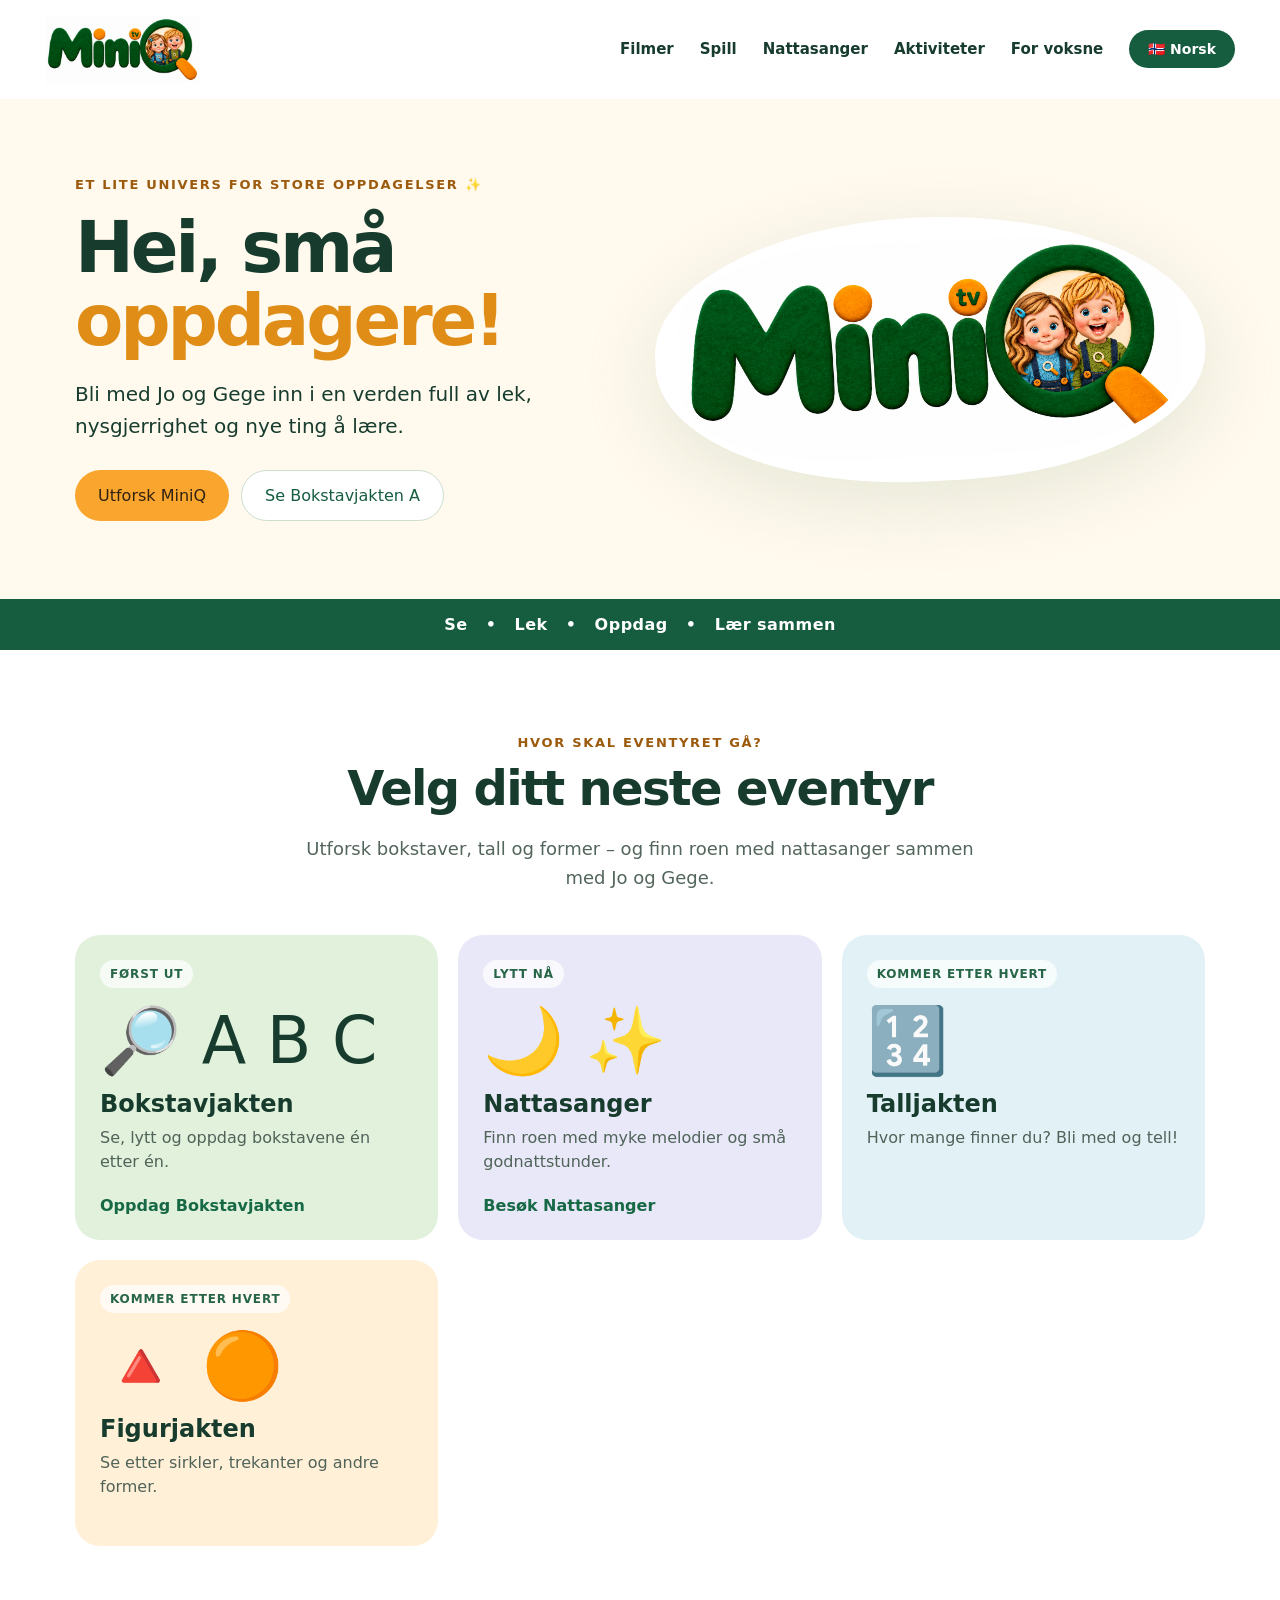
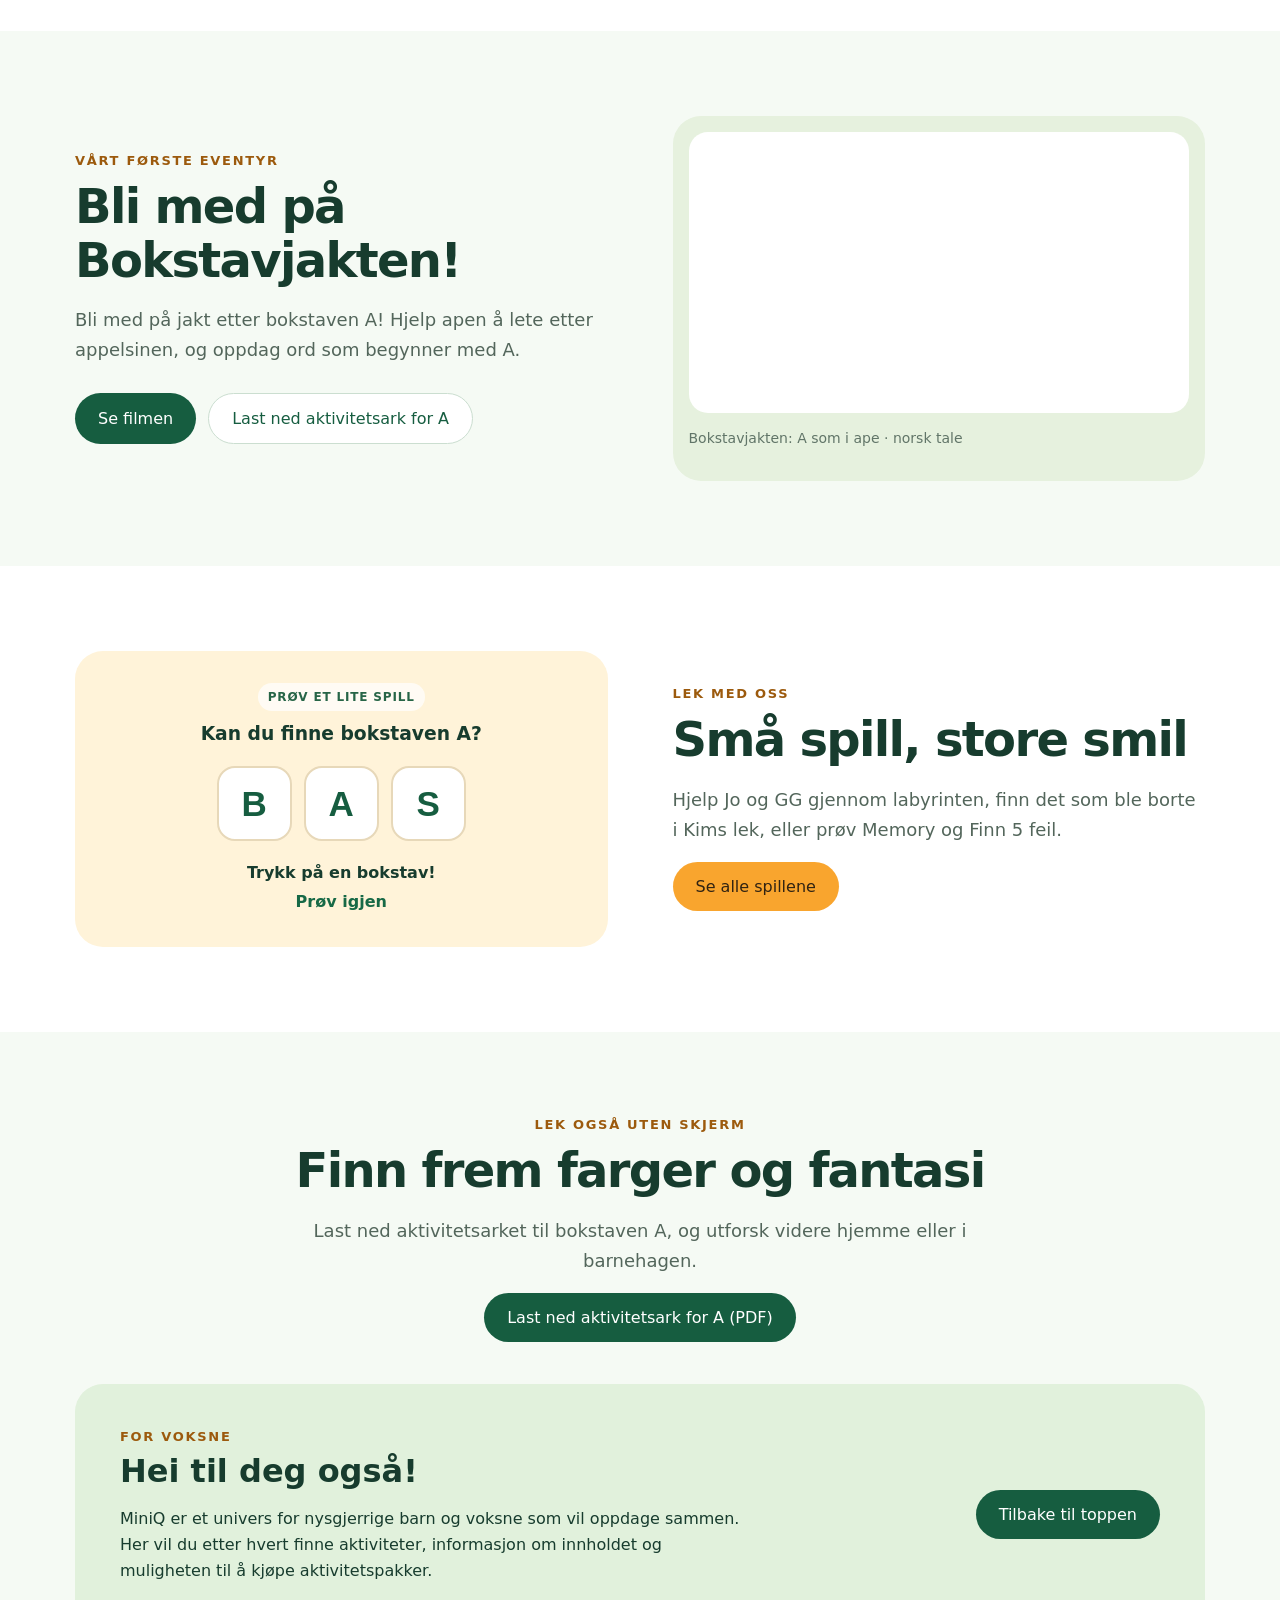
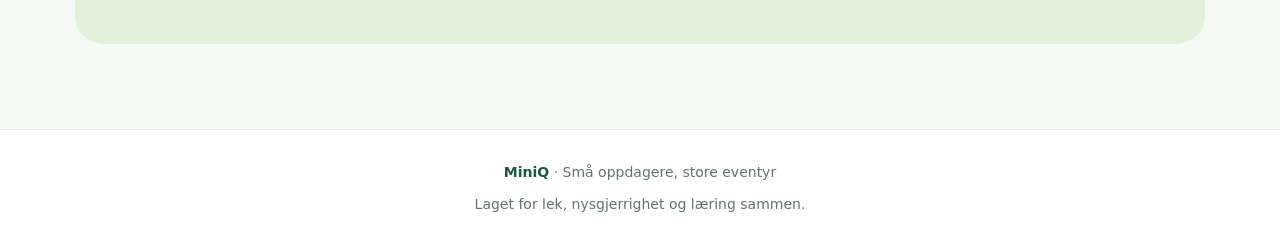
<file: index.html>
<!doctype html><html lang="no"><head><meta charset="utf-8"><meta name="viewport" content="width=device-width,initial-scale=1"><meta name="theme-color" content="#176946"><meta name="description" content="Oppdag, lek og lær sammen med Jo og Gege i MiniQ."><title>MiniQ – små oppdagere, store eventyr</title><style>
:root{--green:#165d40;--dark:#173c2e;--orange:#f9a52e;--cream:#fff9ee;--mint:#e1f1dc;--blue:#e1f1f6}*{box-sizing:border-box}html{scroll-behavior:smooth}body{margin:0;color:var(--dark);font-family:ui-rounded,'Trebuchet MS',system-ui,sans-serif;background:#fff}a{color:inherit}header{max-width:1250px;margin:auto;display:flex;align-items:center;justify-content:space-between;padding:16px 30px;gap:20px}.brand img{width:155px;display:block}nav{display:flex;gap:26px;align-items:center;font-weight:700;font-size:15px}nav a{text-decoration:none}nav a:hover{text-decoration:underline}.pill,.btn{display:inline-flex;justify-content:center;align-items:center;border:0;text-decoration:none;font-weight:800;border-radius:50px;padding:15px 23px;background:var(--green);color:white;cursor:pointer;font:inherit}.pill{padding:11px 19px;font-size:14px}.btn.orange{background:var(--orange);color:#312312}.btn.light{background:white;color:var(--green);border:1px solid #cbded0}.wrap{max-width:1190px;margin:auto;padding:0 30px}.hero{background:var(--cream);overflow:hidden}.hero .wrap{min-height:500px;display:grid;grid-template-columns:1fr 1fr;align-items:center;gap:30px;padding-top:55px;padding-bottom:55px}.eyebrow{text-transform:uppercase;letter-spacing:.13em;font-size:13px;font-weight:900;color:#9c5a0d}.hero h1{font-size:clamp(43px,5.5vw,76px);line-height:1.04;letter-spacing:-.045em;margin:20px 0}.hero h1 span{color:#df8d16}.hero p{font-size:20px;line-height:1.6;max-width:510px}.actions{display:flex;gap:12px;flex-wrap:wrap;margin-top:28px}.hero-art{background:white;border-radius:48% 52% 45% 48%;padding:24px;box-shadow:0 20px 70px #c9d5bd77;transform:rotate(-3deg)}.hero-art img{width:100%;display:block;border-radius:35%}.strip{background:var(--green);color:white;text-align:center;padding:16px;font-weight:700;letter-spacing:.03em}.section{padding:85px 0}.section.alt{background:#f5faf4}.heading{text-align:center;max-width:700px;margin:0 auto 42px}.heading h2,.split h2{font-size:clamp(32px,4vw,48px);letter-spacing:-.035em;line-height:1.12;margin:12px 0}.heading p,.split p{font-size:18px;line-height:1.65;color:#53665b}.cards{display:grid;grid-template-columns:repeat(3,1fr);gap:20px}.card{border-radius:25px;padding:25px;min-height:280px;background:var(--mint);display:flex;flex-direction:column;align-items:flex-start}.card.blue{background:var(--blue)}.card.peach{background:#fff0d7}.card h3{font-size:24px;margin:17px 0 8px}.card p{margin:0 0 22px;line-height:1.5;color:#506359}.tag{font-size:12px;letter-spacing:.07em;text-transform:uppercase;font-weight:900;color:#276547;background:#ffffffb8;border-radius:20px;padding:7px 10px}.art{font-size:65px;line-height:1;margin-top:20px}.card a,.card button{margin-top:auto}.textlink{font-weight:900;text-decoration:none;color:#176946}.split{display:grid;grid-template-columns:1fr 1fr;align-items:center;gap:65px}.video-box{background:#e6f1de;border-radius:28px;padding:16px}.video-box video,.video-box iframe{width:100%;display:block;border:0;aspect-ratio:16/9;border-radius:19px;background:#fff}.note{font-size:14px!important;color:#617568!important}.game{background:#fff3d9;padding:35px;border-radius:28px;text-align:center}.game .choices{display:flex;justify-content:center;gap:12px;margin:22px 0}.choice{background:white;border:2px solid #e7d8b9;border-radius:18px;width:75px;height:75px;font-size:35px;color:var(--green);font-weight:900;cursor:pointer}.choice:hover,.choice:focus{border-color:var(--green)}.result{min-height:28px;font-weight:800}.adult{background:#e1f1dc;border-radius:28px;padding:45px;display:flex;align-items:center;justify-content:space-between;gap:25px}.adult h2{font-size:32px;margin:8px 0}.adult p{max-width:620px;line-height:1.6}.footer{border-top:1px solid #e3ede3;padding:34px 30px;text-align:center;color:#617568;font-size:14px}.footer strong{color:var(--green)}@media(max-width:760px){header{padding:15px 20px;align-items:flex-start;flex-wrap:wrap}.brand img{width:125px}nav{width:100%;overflow:auto;gap:19px;padding-bottom:4px;white-space:nowrap;font-size:14px}.hero .wrap,.split{grid-template-columns:1fr}.hero .wrap{padding-top:35px}.hero-art{max-width:450px;margin:0 auto}.hero h1{font-size:48px}.section{padding:60px 0}.cards{grid-template-columns:1fr}.card{min-height:230px}.adult{padding:28px;display:block}.adult .btn{margin-top:15px}.wrap{padding-left:20px;padding-right:20px}}
</style></head><body><header><a class="brand" href="#hjem" aria-label="MiniQ hjem"><img src="logo.png" alt="MiniQ med Jo og Gege"></a><nav aria-label="Hovedmeny"><a href="#filmer">Filmer</a><a href="spill.html">Spill</a><a href="nattasanger.html">Nattasanger</a><a href="#aktiviteter">Aktiviteter</a><a href="#voksne">For voksne</a><span class="pill" aria-label="Språk: norsk">🇳🇴 Norsk</span></nav></header><main id="hjem"><section class="hero"><div class="wrap"><div><div class="eyebrow">Et lite univers for store oppdagelser ✨</div><h1>Hei, små <span>oppdagere!</span></h1><p>Bli med Jo og Gege inn i en verden full av lek, nysgjerrighet og nye ting å lære.</p><div class="actions"><a class="btn orange" href="#filmer">Utforsk MiniQ</a><a class="btn light" href="#episode-a">Se Bokstavjakten A</a></div></div><div class="hero-art"><img src="logo.png" alt="Jo og Gege i MiniQs forstørrelsesglass"></div></div></section><div class="strip">Se &nbsp; • &nbsp; Lek &nbsp; • &nbsp; Oppdag &nbsp; • &nbsp; Lær sammen</div><section class="section" id="filmer"><div class="wrap"><div class="heading"><div class="eyebrow">Hvor skal eventyret gå?</div><h2>Velg ditt neste eventyr</h2><p>Utforsk bokstaver, tall og former – og finn roen med nattasanger sammen med Jo og Gege.</p></div><div class="cards"><article class="card"><span class="tag">Først ut</span><div class="art" aria-hidden="true">🔎 A B C</div><h3><a href="bokstavjakten.html" style="text-decoration:none">Bokstavjakten</a></h3><p>Se, lytt og oppdag bokstavene én etter én.</p><a class="textlink" href="bokstavjakten.html">Oppdag Bokstavjakten</a></article><article class="card" style="background:#e8e8f8"><span class="tag">Lytt nå</span><div class="art" aria-hidden="true">🌙 ✨</div><h3><a href="nattasanger.html" style="text-decoration:none">Nattasanger</a></h3><p>Finn roen med myke melodier og små godnattstunder.</p><a class="textlink" href="nattasanger.html">Besøk Nattasanger</a></article><article class="card blue"><span class="tag">Kommer etter hvert</span><div class="art" aria-hidden="true">🔢</div><h3>Talljakten</h3><p>Hvor mange finner du? Bli med og tell!</p></article><article class="card peach"><span class="tag">Kommer etter hvert</span><div class="art" aria-hidden="true">🔺 🟠</div><h3>Figurjakten</h3><p>Se etter sirkler, trekanter og andre former.</p></article></div></div></section><section class="section alt" id="bokstavjakten"><div class="wrap split"><div><div class="eyebrow">Vårt første eventyr</div><h2><a href="bokstavjakten.html" style="text-decoration:none">Bli med på Bokstavjakten!</a></h2><p>Bli med på jakt etter bokstaven A! Hjelp apen å lete etter appelsinen, og oppdag ord som begynner med A.</p><div class="actions"><a class="btn" href="#episode-a">Se filmen</a><a class="btn light" href="aktivitetsark-a.pdf" download>Last ned aktivitetsark for A</a></div></div><div class="video-box" id="episode-a"><iframe src="https://www.youtube-nocookie.com/embed/ctvUahgNhLk" title="Bokstavjakten: A som i ape" loading="lazy" allow="accelerometer; autoplay; clipboard-write; encrypted-media; gyroscope; picture-in-picture; web-share" allowfullscreen></iframe><p class="note">Bokstavjakten: A som i ape · norsk tale</p></div></div></section><section class="section" id="spill"><div class="wrap split"><div class="game" id="bokstavspill"><span class="tag">Prøv et lite spill</span><h3>Kan du finne bokstaven A?</h3><div class="choices"><button class="choice" data-answer="B" aria-label="Bokstaven B">B</button><button class="choice" data-answer="A" aria-label="Bokstaven A">A</button><button class="choice" data-answer="S" aria-label="Bokstaven S">S</button></div><div class="result" role="status" aria-live="polite">Trykk på en bokstav!</div><button class="textlink" id="reset" style="border:0;background:none;cursor:pointer;font:inherit;font-weight:bold">Prøv igjen</button></div><div><div class="eyebrow">Lek med oss</div><h2>Små spill, store smil</h2><p>Hjelp Jo og GG gjennom labyrinten, finn det som ble borte i Kims lek, eller prøv Memory og Finn 5 feil.</p><a class="btn orange" href="spill.html">Se alle spillene</a></div></div></section><section class="section alt" id="aktiviteter"><div class="wrap"><div class="heading"><div class="eyebrow">Lek også uten skjerm</div><h2>Finn frem farger og fantasi</h2><p>Last ned aktivitetsarket til bokstaven A, og utforsk videre hjemme eller i barnehagen.</p><a class="btn" href="aktivitetsark-a.pdf" download>Last ned aktivitetsark for A (PDF)</a></div><div class="adult" id="voksne"><div><div class="eyebrow">For voksne</div><h2>Hei til deg også!</h2><p>MiniQ er et univers for nysgjerrige barn og voksne som vil oppdage sammen. Her vil du etter hvert finne aktiviteter, informasjon om innholdet og muligheten til å kjøpe aktivitetspakker.</p></div><a class="btn" href="#hjem">Tilbake til toppen</a></div></div></section></main><footer class="footer"><strong>MiniQ</strong> · Små oppdagere, store eventyr<br><br>Laget for lek, nysgjerrighet og læring sammen.</footer><script>const result=document.querySelector('.result');document.querySelectorAll('.choice').forEach(button=>button.addEventListener('click',()=>{result.textContent=button.dataset.answer==='A'?'Hurra! Du fant A! ⭐':'Så fint at du prøver! Kan du finne A?';}));document.querySelector('#reset').addEventListener('click',()=>{result.textContent='Trykk på en bokstav!';});</script></body></html>
</file>
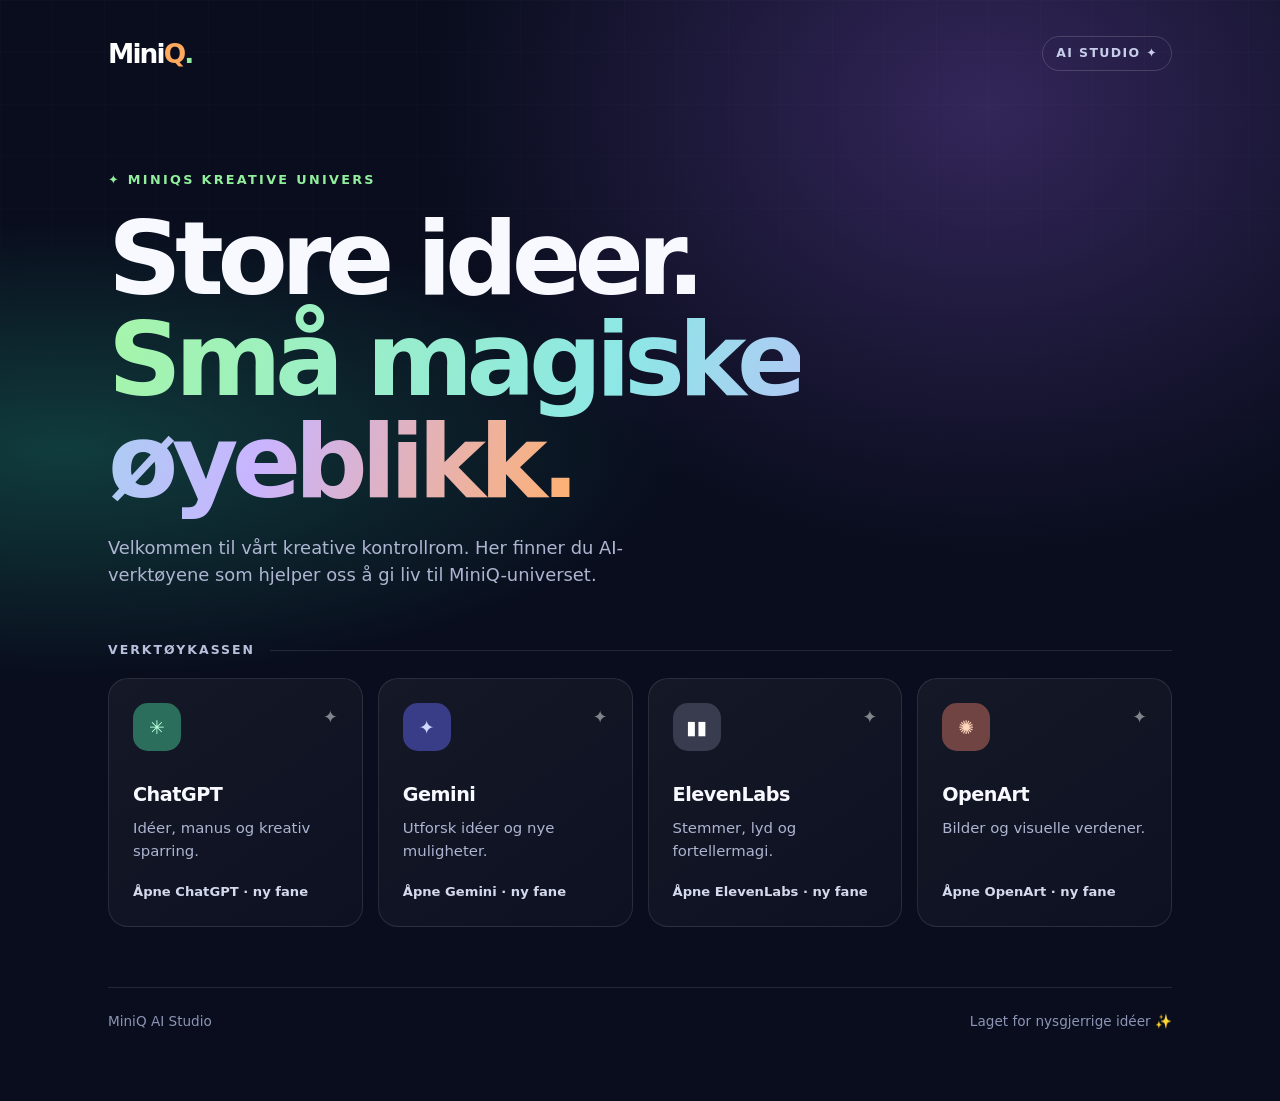
<file: ai/index.html>
<!doctype html>
<html lang="no">
<head>
<meta charset="utf-8"><meta name="viewport" content="width=device-width,initial-scale=1"><meta name="robots" content="noindex,nofollow"><meta name="theme-color" content="#0c1022"><title>MiniQ AI Studio</title>
<style>
:root{color-scheme:dark;--text:#f8f8ff;--muted:#aeb5d1;--green:#91ee9c;--orange:#ffa85e}*{box-sizing:border-box}body{margin:0;background:#090d1d;color:var(--text);font-family:Inter,ui-sans-serif,system-ui,-apple-system,sans-serif;line-height:1.5;min-height:100vh;overflow-x:hidden}body:before{content:"";position:fixed;inset:0;z-index:-2;background:radial-gradient(ellipse at 77% 12%,#33265a 0,transparent 40%),radial-gradient(ellipse at 5% 50%,#103c3d 0,transparent 36%),#090d1d}body:after{content:"";position:fixed;inset:0;z-index:-1;opacity:.12;background-image:linear-gradient(#ffffff22 1px,transparent 1px),linear-gradient(90deg,#ffffff22 1px,transparent 1px);background-size:52px 52px;mask-image:linear-gradient(black,transparent 90%)}main{max-width:1120px;margin:auto;padding:34px 28px 70px}header{display:flex;justify-content:space-between;align-items:center;gap:20px}.brand{font-weight:850;letter-spacing:-.07em;font-size:1.65rem;text-decoration:none;color:white}.brand span{color:var(--orange)}.brand i{font-style:normal;color:var(--green)}.tag{border:1px solid #ffffff29;border-radius:50px;padding:7px 13px;color:#c7cdea;font-size:.78rem;letter-spacing:.11em;font-weight:700}.hero{padding:96px 0 52px;max-width:770px}.eyebrow{color:var(--green);letter-spacing:.18em;font-weight:750;font-size:.8rem;text-transform:uppercase}.hero h1{font-size:clamp(3rem,8vw,6.6rem);line-height:.99;letter-spacing:-.065em;margin:19px 0 23px}.hero h1 span{background:linear-gradient(105deg,#a6f5aa,#8de7e6 45%,#c9b4ff 72%,#ffb06e);-webkit-background-clip:text;background-clip:text;color:transparent}.hero p{color:var(--muted);font-size:1.12rem;max-width:580px;margin:0}.section-heading{display:flex;align-items:center;gap:15px;margin-bottom:19px}.section-heading h2{font-size:.78rem;letter-spacing:.16em;text-transform:uppercase;color:#b8c0dc;margin:0}.section-heading:after{content:"";height:1px;background:#ffffff1c;flex:1}.grid{display:grid;grid-template-columns:repeat(4,1fr);gap:15px}.card{position:relative;display:flex;min-height:242px;flex-direction:column;padding:24px;border:1px solid #ffffff1b;border-radius:20px;background:linear-gradient(145deg,#ffffff0c,#ffffff05);color:inherit;text-decoration:none;transition:transform .2s,border-color .2s,background .2s}.card:hover{transform:translateY(-5px);border-color:#a4f1ba82;background:#ffffff11}.card:focus-visible{outline:3px solid var(--green);outline-offset:4px}.icon{width:48px;height:48px;display:grid;place-items:center;border-radius:15px;font-weight:800;font-size:1.18rem;margin-bottom:30px}.chat{background:#2b6e5c;color:#b7ffdd}.gemini{background:#393d87;color:#ced7ff}.eleven{background:#393b4e;color:white}.openart{background:#714444;color:#ffd8bb}.card h3{font-size:1.2rem;letter-spacing:-.025em;margin:0 0 7px}.card p{color:var(--muted);font-size:.93rem;margin:0 0 20px}.card .link{margin-top:auto;color:#d5d9ec;font-size:.82rem;font-weight:650}.spark{position:absolute;right:24px;top:25px;color:#ffffff7a;font-size:1.1rem}footer{border-top:1px solid #ffffff1c;margin-top:60px;padding-top:23px;color:#8c95b4;font-size:.85rem;display:flex;justify-content:space-between;gap:15px;flex-wrap:wrap}@media(max-width:850px){.grid{grid-template-columns:repeat(2,1fr)}.hero{padding-top:75px}}@media(max-width:480px){main{padding:25px 20px 50px}.grid{grid-template-columns:1fr}.card{min-height:195px}.icon{margin-bottom:20px}.hero{padding:70px 0 42px}.hero h1{font-size:3.35rem}.tag{font-size:.68rem}}
@media(prefers-reduced-motion:reduce){*{transition:none!important}}
</style>
</head>
<body><main><header><a class="brand" href="/" aria-label="MiniQ – til forsiden">Mini<span>Q</span><i>.</i></a><span class="tag">AI STUDIO ✦</span></header><section class="hero"><div class="eyebrow">✦ MiniQs kreative univers</div><h1>Store ideer.<br><span>Små magiske øyeblikk.</span></h1><p>Velkommen til vårt kreative kontrollrom. Her finner du AI-verktøyene som hjelper oss å gi liv til MiniQ-universet.</p></section><div class="section-heading"><h2>Verktøykassen</h2></div><section class="grid" aria-label="AI-verktøy"><a class="card" href="https://chatgpt.com/" target="_blank" rel="noopener noreferrer"><div class="icon chat" aria-hidden="true">✳</div><span class="spark" aria-hidden="true">✦</span><h3>ChatGPT</h3><p>Idéer, manus og kreativ sparring.</p><span class="link">Åpne ChatGPT · ny fane</span></a><a class="card" href="https://gemini.google.com/" target="_blank" rel="noopener noreferrer"><div class="icon gemini" aria-hidden="true">✦</div><span class="spark" aria-hidden="true">✦</span><h3>Gemini</h3><p>Utforsk idéer og nye muligheter.</p><span class="link">Åpne Gemini · ny fane</span></a><a class="card" href="https://elevenlabs.io/" target="_blank" rel="noopener noreferrer"><div class="icon eleven" aria-hidden="true">▮▮</div><span class="spark" aria-hidden="true">✦</span><h3>ElevenLabs</h3><p>Stemmer, lyd og fortellermagi.</p><span class="link">Åpne ElevenLabs · ny fane</span></a><a class="card" href="https://openart.ai/" target="_blank" rel="noopener noreferrer"><div class="icon openart" aria-hidden="true">✺</div><span class="spark" aria-hidden="true">✦</span><h3>OpenArt</h3><p>Bilder og visuelle verdener.</p><span class="link">Åpne OpenArt · ny fane</span></a></section><footer><span>MiniQ AI Studio</span><span>Laget for nysgjerrige idéer ✨</span></footer></main></body></html>
</file>
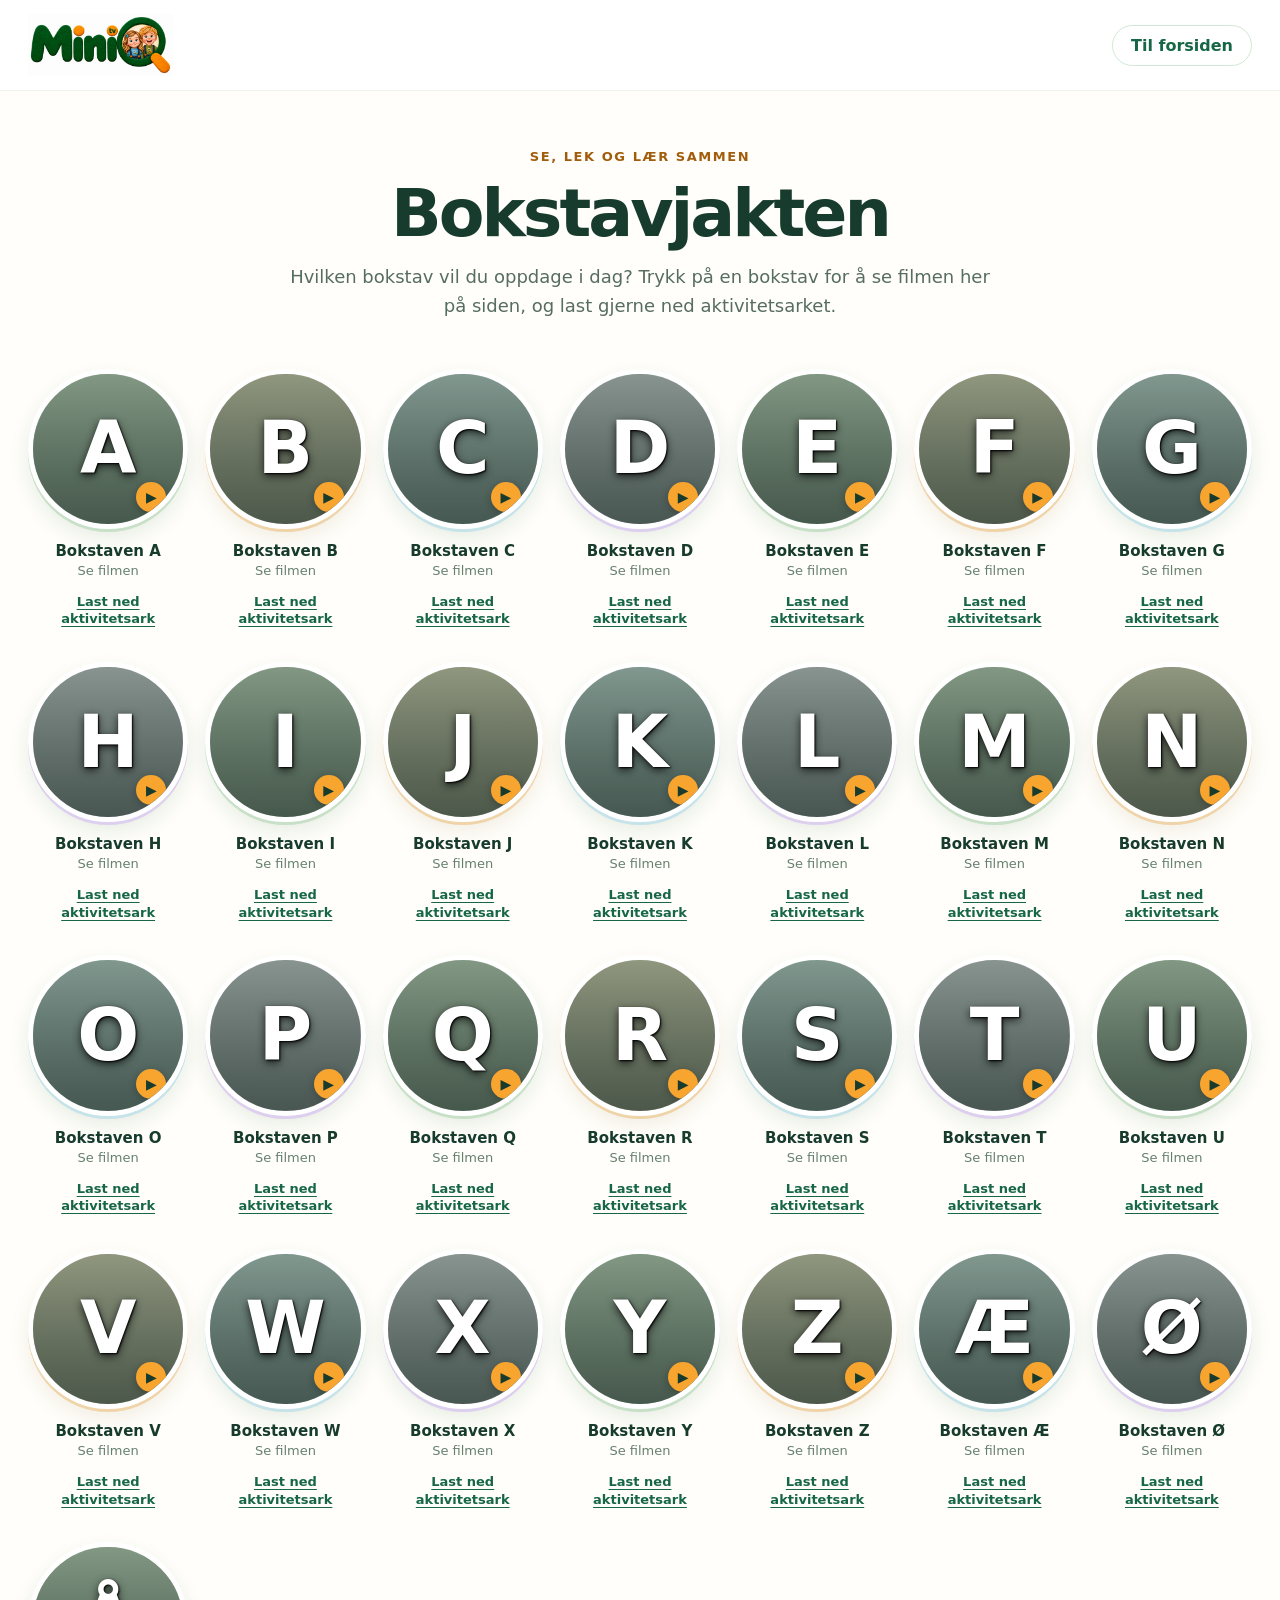
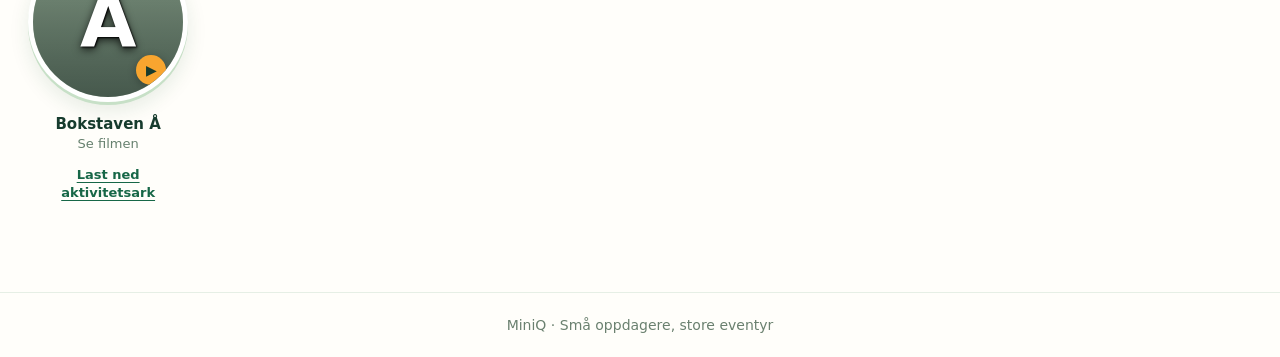
<file: bokstavjakten.html>
<!doctype html><html lang="nb"><head><meta charset="utf-8"><meta name="viewport" content="width=device-width,initial-scale=1"><meta name="theme-color" content="#176946"><title>Bokstavjakten – MiniQ</title><meta name="description" content="Velg en bokstav og oppdag filmer og aktivitetsark i Bokstavjakten."><style>
:root{--green:#176747;--ink:#173c2e}*{box-sizing:border-box}body{margin:0;background:#fffefa;font-family:ui-rounded,'Trebuchet MS',system-ui,sans-serif;color:var(--ink)}header{background:white;border-bottom:1px solid #edf3e9}header .inner{max-width:1320px;margin:auto;padding:14px 28px;display:flex;align-items:center;justify-content:space-between;gap:16px}header img{display:block;width:145px}header a{color:var(--green);font-weight:800;text-decoration:none}.back{padding:10px 18px;border:1px solid #d3e7d4;border-radius:30px}main{max-width:1320px;margin:auto;padding:58px 28px 90px}.intro{text-align:center;margin:0 auto 48px;max-width:720px}.eyebrow{color:#a25d0c;text-transform:uppercase;font-weight:900;letter-spacing:.12em;font-size:13px}.intro h1{font-size:clamp(42px,5.2vw,67px);letter-spacing:-.045em;line-height:1.06;margin:14px 0}.intro p{color:#566d60;line-height:1.6;font-size:18px;margin:0}.grid{display:grid;grid-template-columns:repeat(7,minmax(0,1fr));gap:34px 17px}.card{text-align:center;min-width:0}.circle{aspect-ratio:1;width:100%;display:flex;position:relative;border:5px solid white;border-radius:50%;align-items:center;justify-content:center;overflow:hidden;text-decoration:none;background:#e4f2df;box-shadow:0 3px 0 #c7e0c7,0 9px 20px #164f2b1a}.card:nth-child(4n+2) .circle{background-color:#fff0d6;box-shadow:0 3px 0 #efd4aa,0 9px 20px #7655171a}.card:nth-child(4n+3) .circle{background-color:#e1f1f5;box-shadow:0 3px 0 #c6e3e9,0 9px 20px #164f2b1a}.card:nth-child(4n) .circle{background-color:#f0eaf8;box-shadow:0 3px 0 #ddd0ee,0 9px 20px #164f2b1a}.circle.has-video{background-position:center;background-size:cover;transition:transform .18s ease,box-shadow .18s ease}.circle.has-video:before{content:'';position:absolute;inset:0;background:linear-gradient(180deg,#1b392348,#172b2185)}.circle.has-video:hover{transform:translateY(-4px);box-shadow:0 5px 0 #a4cda9,0 14px 22px #164f2b30}.letter{position:relative;font-size:clamp(45px,5.7vw,74px);font-weight:900;line-height:1;color:#27704d}.has-video .letter{color:white;text-shadow:0 3px 9px #000b,1px 1px 2px #000}.label{font-size:15px;font-weight:900;margin:13px 0 3px}.video-status{font-size:13px;color:#66806e;margin:0;min-height:22px}.worksheet{display:inline-block;color:#176747;font-weight:800;font-size:13px;text-decoration:underline;text-underline-offset:3px;line-height:1.35;margin-top:8px}.worksheet.disabled{color:#829389;text-decoration:none;font-weight:600}.play{position:absolute;bottom:12px;right:17px;border-radius:50%;width:30px;height:30px;background:#f8a52f;color:#183b2d;font-size:14px;display:flex;align-items:center;justify-content:center;box-shadow:0 2px 8px #0004}.circle:focus-visible,.worksheet:focus-visible,.back:focus-visible{outline:3px solid #f5a623;outline-offset:5px}footer{text-align:center;padding:24px;color:#6a806f;font-size:14px;border-top:1px solid #e6efe5}@media(max-width:1050px){.grid{grid-template-columns:repeat(5,minmax(0,1fr));gap:34px 20px}}@media(max-width:680px){main{padding:38px 18px 70px}.intro{margin-bottom:34px}.intro p{font-size:16px}.grid{grid-template-columns:repeat(3,minmax(0,1fr));gap:28px 13px}.letter{font-size:55px}.circle{border-width:4px}.play{width:26px;height:26px;bottom:9px;right:10px}.label{font-size:14px}.worksheet{font-size:12px}header .inner{padding:13px 18px}header img{width:120px}}
dialog.player{border:0;border-radius:26px;padding:0;width:min(780px,calc(100% - 32px));max-height:calc(100% - 32px);box-shadow:0 24px 90px #092c1d66;color:#173c2e;background:#fff;overflow:auto}dialog.player::backdrop{background:rgba(10,37,23,.74)}.player-head{padding:22px 24px 16px;display:flex;align-items:center;justify-content:space-between;gap:16px}.player-head h2{font-size:clamp(22px,4vw,30px);margin:0;letter-spacing:-.02em}.player-close{border:0;border-radius:50%;width:44px;height:44px;font-size:27px;background:#eef5eb;color:#176747;cursor:pointer;flex-shrink:0}.player-video{aspect-ratio:16/9;background:#102b20}.player-video iframe{width:100%;height:100%;border:0;display:block}.player-foot{padding:18px 24px 24px;display:flex;align-items:center;justify-content:space-between;gap:14px;flex-wrap:wrap}.player-foot p{margin:0;line-height:1.5;color:#52695b}.player-sheet{color:white;background:#176747;border-radius:30px;padding:12px 18px;font-weight:800;text-decoration:none}.player-sheet.disabled{background:#eef2ed;color:#718377}.circle{cursor:pointer;font-family:inherit}.circle:not(.has-video){cursor:default}.circle:focus-visible,.player-close:focus-visible,.player-sheet:focus-visible{outline:3px solid #f5a623;outline-offset:4px}@media(max-width:600px){.player-head{padding:17px 18px 13px}.player-foot{padding:16px 18px 20px}}
</style></head><body><header><div class="inner"><a href="index.html" aria-label="MiniQ hjem"><img src="logo.png" alt="MiniQ med Jo og Gege"></a><a class="back" href="index.html">Til forsiden</a></div></header><main><div class="intro"><div class="eyebrow">Se, lek og lær sammen</div><h1>Bokstavjakten</h1><p>Hvilken bokstav vil du oppdage i dag? Trykk på en bokstav for å se filmen her på siden, og last gjerne ned aktivitetsarket.</p></div><div class="grid" id="letters"></div></main><dialog class="player" aria-labelledby="player-title"><div class="player-head"><h2 id="player-title">Bokstavjakten</h2><button class="player-close" type="button" aria-label="Lukk filmen">×</button></div><div class="player-video" id="player-video"></div><div class="player-foot"><p>Se og lær sammen med MiniQ 💚</p><div id="player-sheet"></div></div></dialog><footer>MiniQ · Små oppdagere, store eventyr</footer><script>
const episodes={"A": "ctvUahgNhLk", "B": "a5BOmY7t7nI", "C": "yOkkXn5sAM0", "D": "s-3VQAk1d98", "E": "Dd2SqiuJy9I", "F": "lqiOxkr3Rz0", "G": "-E0Lf8It7EQ", "H": "Y73_2e04uyo", "I": "sqhvWF-iqRk", "J": "UG6it8rQy5c", "K": "wbjuIyM0GPI", "L": "_lFnRJGL_bw", "M": "XKJu1jCm_b0", "N": "dErFSvKP-uY", "O": "NrBUUL4LOtI", "P": "lFVeLv_3njY", "Q": "81LybJLgy3M", "R": "kOv31Oyy_2I", "S": "31utYSiiP58", "T": "hiaWws5cE-E", "U": "_-ofEm57LKw", "V": "77X-XIBuLH4", "W": "d0ArFf7ZAlw", "X": "su-x15kxJJc", "Y": "zZVtWcXRhxE", "Z": "ggoCmQeZe4M", "Æ": "f8ToqjIk9fI", "Ø": "rIDk7FyI-8k", "Å": "025Yf88Lp30"};
const worksheets={"A": "aktivitetsark-a.pdf", "B": "ark/01.pdf", "C": "ark/02.pdf", "D": "ark/03.pdf", "E": "ark/04.pdf", "F": "ark/05.pdf", "G": "ark/06.pdf", "H": "ark/07.pdf", "I": "ark/08.pdf", "J": "ark/09.pdf", "K": "ark/10.pdf", "L": "ark/11.pdf", "M": "ark/12.pdf", "N": "ark/13.pdf", "O": "ark/14.pdf", "P": "ark/15.pdf", "Q": "ark/16.pdf", "R": "ark/17.pdf", "S": "ark/18.pdf", "T": "ark/19.pdf", "U": "ark/20.pdf", "V": "ark/21.pdf", "W": "ark/22.pdf", "X": "ark/23.pdf", "Y": "ark/24.pdf", "Z": "ark/25.pdf", "Æ": "ark/26.pdf", "Ø": "ark/27.pdf", "Å": "ark/28.pdf"};
const grid=document.querySelector('#letters');
for(const letter of Array.from('ABCDEFGHIJKLMNOPQRSTUVWXYZÆØÅ')){const item=document.createElement('article');item.className='card';const episode=episodes[letter],worksheet=worksheets[letter];const circle=episode?`<button type="button" class="circle has-video" data-letter="${letter}" aria-label="Se filmen om bokstaven ${letter}" style="background-image:linear-gradient(180deg,#1b392348,#172b2185),url('https://i.ytimg.com/vi/${episode}/hqdefault.jpg')"><span class="letter">${letter}</span><span class="play" aria-hidden="true">▶</span></button>`:`<div class="circle" aria-label="Bokstaven ${letter}, film kommer"><span class="letter">${letter}</span></div>`;item.innerHTML=`${circle}<div class="label">Bokstaven ${letter}</div><p class="video-status">${episode?'Se filmen':'Film kommer'}</p>${worksheet?`<a class="worksheet" href="${worksheet}" download aria-label="Last ned aktivitetsark for ${letter}">Last ned aktivitetsark</a>`:'<span class="worksheet disabled">Aktivitetsark kommer</span>'}`;grid.append(item)}

const dialog=document.querySelector('.player');const video=document.querySelector('#player-video');const title=document.querySelector('#player-title');const sheet=document.querySelector('#player-sheet');let opener;
grid.addEventListener('click',e=>{const button=e.target.closest('button[data-letter]');if(!button)return;const letter=button.dataset.letter;opener=button;title.textContent=`Bokstaven ${letter}`;const frame=document.createElement('iframe');frame.title=`Bokstavjakten: Bokstaven ${letter}`;frame.src=`https://www.youtube-nocookie.com/embed/${episodes[letter]}?autoplay=1&playsinline=1&rel=0`;frame.allow='accelerometer; autoplay; clipboard-write; encrypted-media; gyroscope; picture-in-picture; web-share';frame.allowFullscreen=true;video.replaceChildren(frame);sheet.innerHTML=worksheets[letter]?`<a class="player-sheet" href="${worksheets[letter]}" download>Last ned aktivitetsark for ${letter}</a>`:'<span class="player-sheet disabled">Aktivitetsark kommer</span>';dialog.showModal();document.querySelector('.player-close').focus()});
document.querySelector('.player-close').addEventListener('click',()=>dialog.close());dialog.addEventListener('close',()=>{video.replaceChildren();if(opener)opener.focus()});dialog.addEventListener('click',e=>{if(e.target===dialog)dialog.close()});
</script></body></html>
</file>
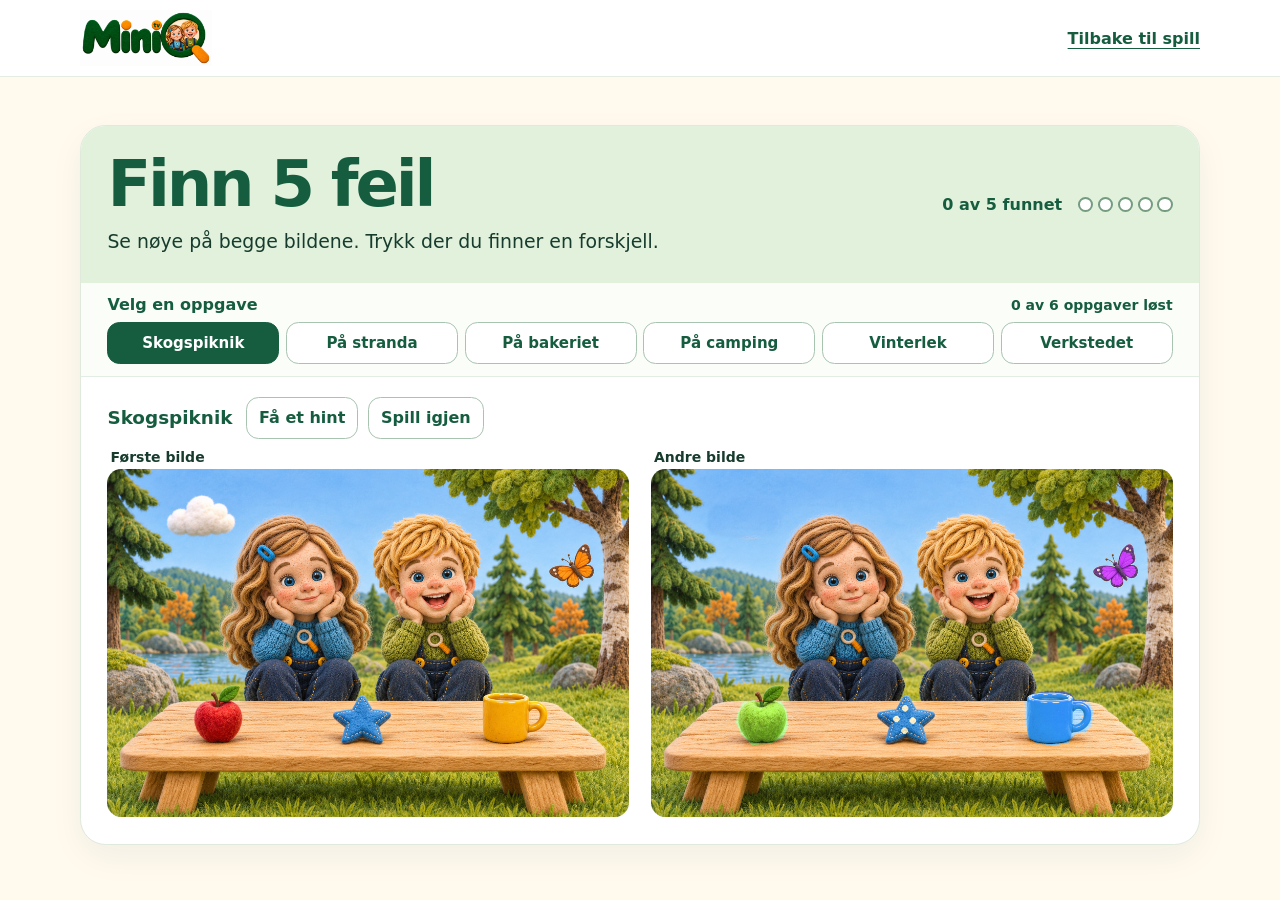
<file: finn-5-feil.html>
<!doctype html>
<html lang="nb">
<head>
  <meta charset="utf-8">
  <meta name="viewport" content="width=device-width, initial-scale=1">
  <meta name="theme-color" content="#176946">
  <meta name="description" content="Finn fem forskjeller i bildene fra skogspikniken med Jo og GG.">
  <title>Finn 5 feil – MiniQ</title>
  <link rel="stylesheet" href="spill.css">
  <link rel="stylesheet" href="feiring.css">
  <script src="feiring.js" defer></script>
  <script src="finn-5-feil-data.js" defer></script>
  <script src="finn-5-feil.js" defer></script>
</head>
<body>
  <header class="page-header">
    <div class="header-inner">
      <a href="index.html" aria-label="MiniQ hjem"><img src="logo.png" alt="MiniQ" width="132" height="57"></a>
      <a class="back-link" href="spill.html">Tilbake til spill</a>
    </div>
  </header>
  <main class="wrap">
    <section class="difference-game" aria-labelledby="game-title">
      <div class="game-intro">
        <div>
          <h1 id="game-title">Finn 5 feil</h1>
          <p>Se nøye på begge bildene. Trykk der du finner en forskjell.</p>
        </div>
        <div class="progress">
          <strong id="difference-score">0 av 5 funnet</strong>
          <div class="progress-dots" aria-hidden="true"><i></i><i></i><i></i><i></i><i></i></div>
        </div>
      </div>
      <div class="challenge-picker">
        <div class="challenge-summary">
          <h2>Velg en oppgave</h2>
          <span id="challenge-progress"></span>
        </div>
        <div class="challenge-options" id="challenge-options" role="group" aria-label="Oppgaver"></div>
      </div>
      <div class="picture-controls">
        <h2 id="challenge-title" tabindex="-1">Skogspiknik</h2>
        <button id="hint" class="game-button" type="button">Få et hint</button>
        <button id="restart" class="game-button" type="button">Spill igjen</button>
        <p id="game-message" role="status" aria-atomic="true"></p>
      </div>
      <div class="victory" id="victory" hidden>
        <span class="victory-badge" aria-hidden="true">⭐</span>
        <div class="victory-copy">
          <strong id="victory-title"></strong>
          <p id="victory-message"></p>
        </div>
        <button id="next-challenge" class="game-button next-challenge" type="button" hidden>Neste oppgave</button>
      </div>
      <div class="picture-pair">
        <figure>
          <figcaption>Første bilde</figcaption>
          <div class="scene" id="scene-a">
            <img src="finn-5-feil/skogstur-a.webp" alt="Jo og GG på piknik i skogen." width="1020" height="680" draggable="false">
          </div>
        </figure>
        <figure>
          <figcaption>Andre bilde</figcaption>
          <div class="scene" id="scene-b">
            <img src="finn-5-feil/skogstur-b.webp" alt="Samme piknik med fem forskjeller." width="1020" height="680" draggable="false">
          </div>
        </figure>
      </div>
      <noscript><p>Slå på JavaScript i nettleseren for å spille.</p></noscript>
    </section>
  </main>
</body>
</html>
</file>
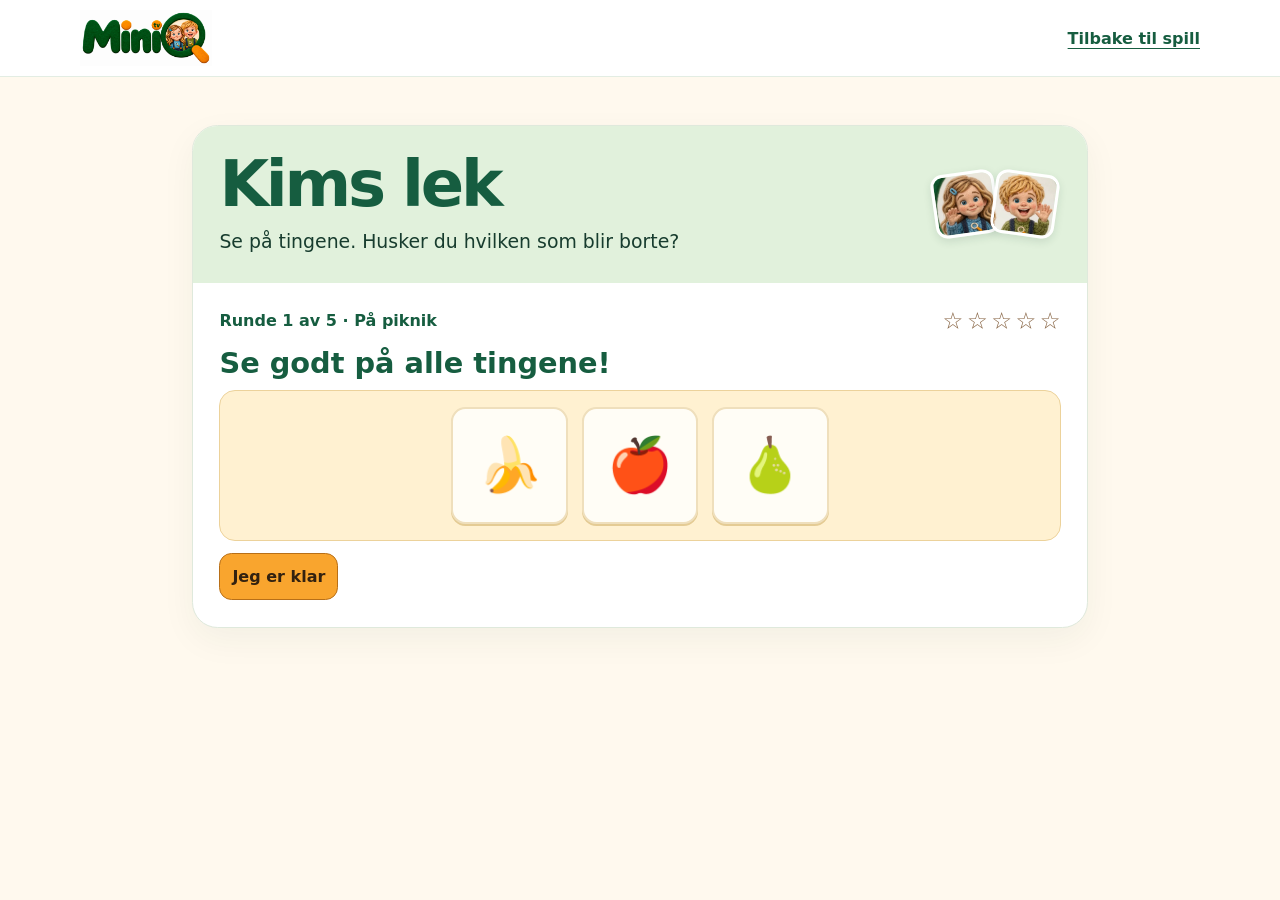
<file: kims-lek.html>
<!doctype html>
<html lang="nb">
<head>
  <meta charset="utf-8">
  <meta name="viewport" content="width=device-width, initial-scale=1">
  <meta name="theme-color" content="#176946">
  <meta name="description" content="Spill Kims lek med Jo og GG. Se på tingene og gjett hva som ble borte.">
  <title>Kims lek – MiniQ</title>
  <link rel="stylesheet" href="spill.css">
  <link rel="stylesheet" href="feiring.css">
  <link rel="stylesheet" href="kims-lek.css">
  <script src="feiring.js" defer></script>
  <script src="kims-lek.js" defer></script>
</head>
<body>
  <header class="page-header">
    <div class="header-inner">
      <a href="index.html" aria-label="MiniQ hjem"><img src="logo.png" alt="MiniQ" width="132" height="57"></a>
      <a class="back-link" href="spill.html">Tilbake til spill</a>
    </div>
  </header>
  <main class="wrap kim-wrap">
    <section class="difference-game" aria-labelledby="game-title">
      <div class="game-intro">
        <div>
          <h1 id="game-title">Kims lek</h1>
          <p>Se på tingene. Husker du hvilken som blir borte?</p>
        </div>
        <div class="kim-friends" aria-label="Jo og GG">
          <img src="memory-assets/jo.webp" alt="" width="64" height="64">
          <img src="memory-assets/gg.webp" alt="" width="64" height="64">
        </div>
      </div>
      <div class="kim-game" id="kim-game" hidden>
        <div class="kim-top">
          <span id="kim-round"></span>
          <div class="kim-stars" id="kim-stars" aria-hidden="true"></div>
        </div>
        <div id="kim-play">
          <h2 id="kim-prompt" tabindex="-1"></h2>
          <ul class="kim-tray" id="kim-tray" aria-label="Tingene på brettet"></ul>
          <div class="kim-choices" id="kim-choices" role="group" aria-label="Velg tingen som ble borte" hidden></div>
        </div>
        <div class="victory victory-finale kim-victory" id="kim-victory" hidden>
          <span class="victory-badge" aria-hidden="true">🏆</span>
          <div class="victory-copy">
            <strong id="kim-win-title" tabindex="-1">Hurra! Du klarte hele Kims lek!</strong>
            <p>Du fant tingen som ble borte i alle fem rundene. Jo og GG feirer med deg!</p>
          </div>
        </div>
        <p class="kim-feedback" id="kim-feedback" role="status" aria-atomic="true"></p>
        <button class="game-button kim-action" id="kim-action" type="button"></button>
      </div>
      <noscript><p class="kim-game">Slå på JavaScript i nettleseren for å spille.</p></noscript>
    </section>
  </main>
</body>
</html>
</file>
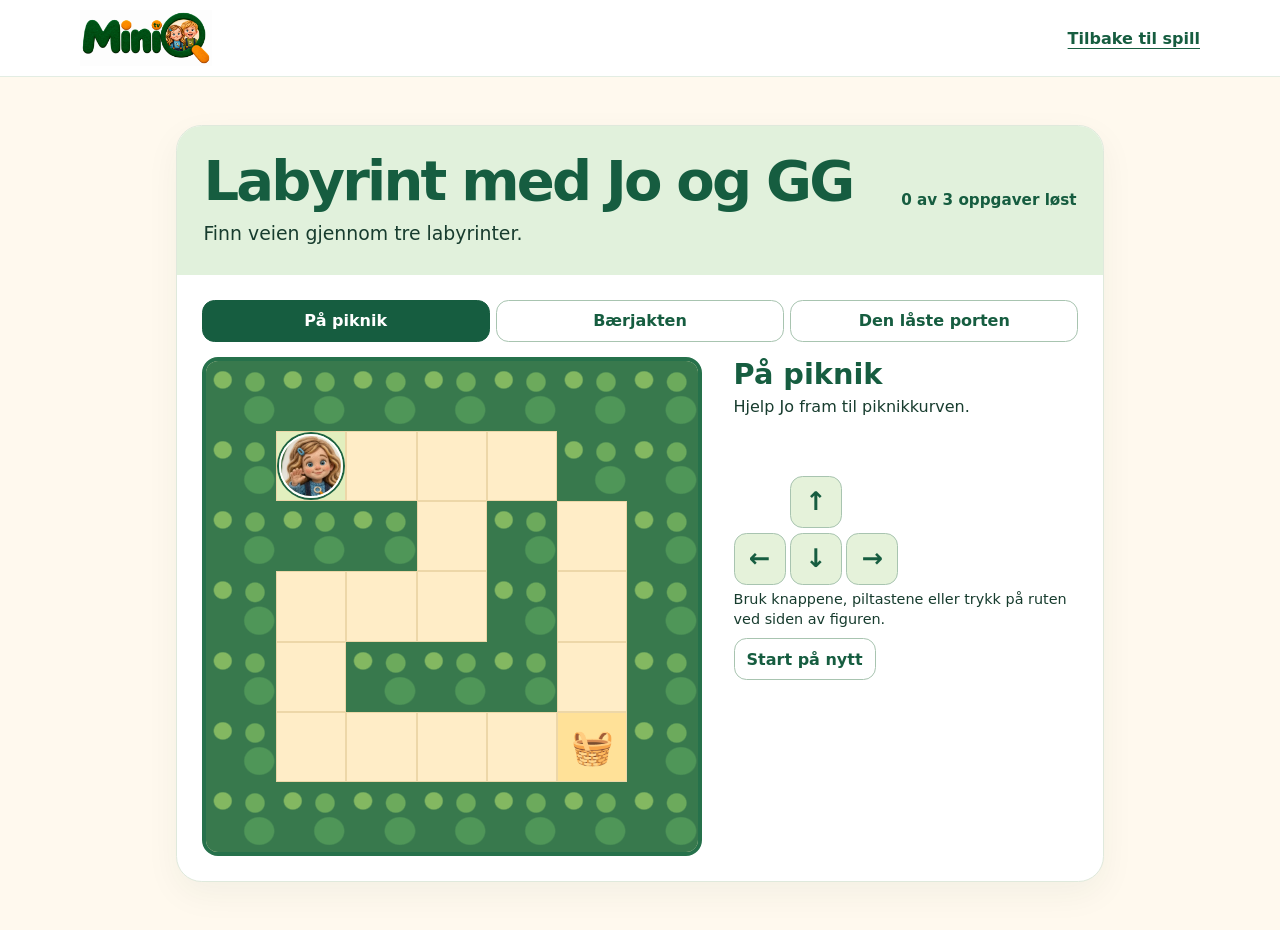
<file: labyrint.html>
<!doctype html>
<html lang="nb">
<head>
  <meta charset="utf-8">
  <meta name="viewport" content="width=device-width, initial-scale=1">
  <meta name="theme-color" content="#176946">
  <meta name="description" content="Hjelp Jo og GG gjennom tre labyrinter i MiniQ. Finn veien, samle bær og let etter en nøkkel.">
  <title>Labyrint med Jo og GG – MiniQ</title>
  <link rel="stylesheet" href="spill.css">
  <link rel="stylesheet" href="feiring.css">
  <link rel="stylesheet" href="labyrint.css">
  <script src="feiring.js" defer></script>
  <script src="labyrint.js" defer></script>
</head>
<body>
  <header class="page-header">
    <div class="header-inner">
      <a href="index.html" aria-label="MiniQ hjem"><img src="logo.png" alt="MiniQ" width="132" height="57"></a>
      <a class="back-link" href="spill.html">Tilbake til spill</a>
    </div>
  </header>
  <main class="wrap maze-wrap">
    <section class="difference-game" aria-labelledby="game-title">
      <div class="game-intro">
        <div>
          <h1 id="game-title">Labyrint med Jo og GG</h1>
          <p>Finn veien gjennom tre labyrinter.</p>
        </div>
        <strong id="maze-total" hidden></strong>
      </div>
      <div class="maze-game" id="maze-game" hidden>
        <div class="maze-levels" id="maze-levels" role="group" aria-label="Velg en labyrint"></div>
        <div class="maze-layout">
          <div class="maze-board" id="maze-board" aria-hidden="true"></div>
          <div class="maze-side">
            <div>
              <h2 id="maze-title" tabindex="-1"></h2>
              <p id="maze-task"></p>
              <p class="maze-items" id="maze-items" hidden></p>
            </div>
            <div>
              <p class="maze-feedback" id="maze-feedback" role="status" aria-atomic="true"></p>
              <p class="maze-visually-hidden" id="maze-position"></p>
              <div class="maze-pad" id="maze-pad" role="group" aria-label="Styr i labyrinten" aria-describedby="maze-position">
                <button class="game-button maze-up" data-direction="up" type="button" aria-label="Opp">↑</button>
                <button class="game-button maze-left" data-direction="left" type="button" aria-label="Venstre">←</button>
                <button class="game-button maze-down" data-direction="down" type="button" aria-label="Ned">↓</button>
                <button class="game-button maze-right" data-direction="right" type="button" aria-label="Høyre">→</button>
              </div>
              <p class="maze-help">Bruk knappene, piltastene eller trykk på ruten ved siden av figuren.</p>
              <button class="game-button maze-reset" id="maze-reset" type="button">Start på nytt</button>
            </div>
          </div>
        </div>
        <div class="victory" id="maze-victory" hidden>
          <span class="victory-badge" aria-hidden="true">⭐</span>
          <div class="victory-copy">
            <strong id="maze-win-title"></strong>
            <p id="maze-win-copy"></p>
          </div>
          <button class="game-button next-challenge" id="maze-next" type="button">Neste labyrint</button>
        </div>
      </div>
      <noscript><p class="maze-game">Slå på JavaScript i nettleseren for å spille.</p></noscript>
    </section>
  </main>
</body>
</html>
</file>
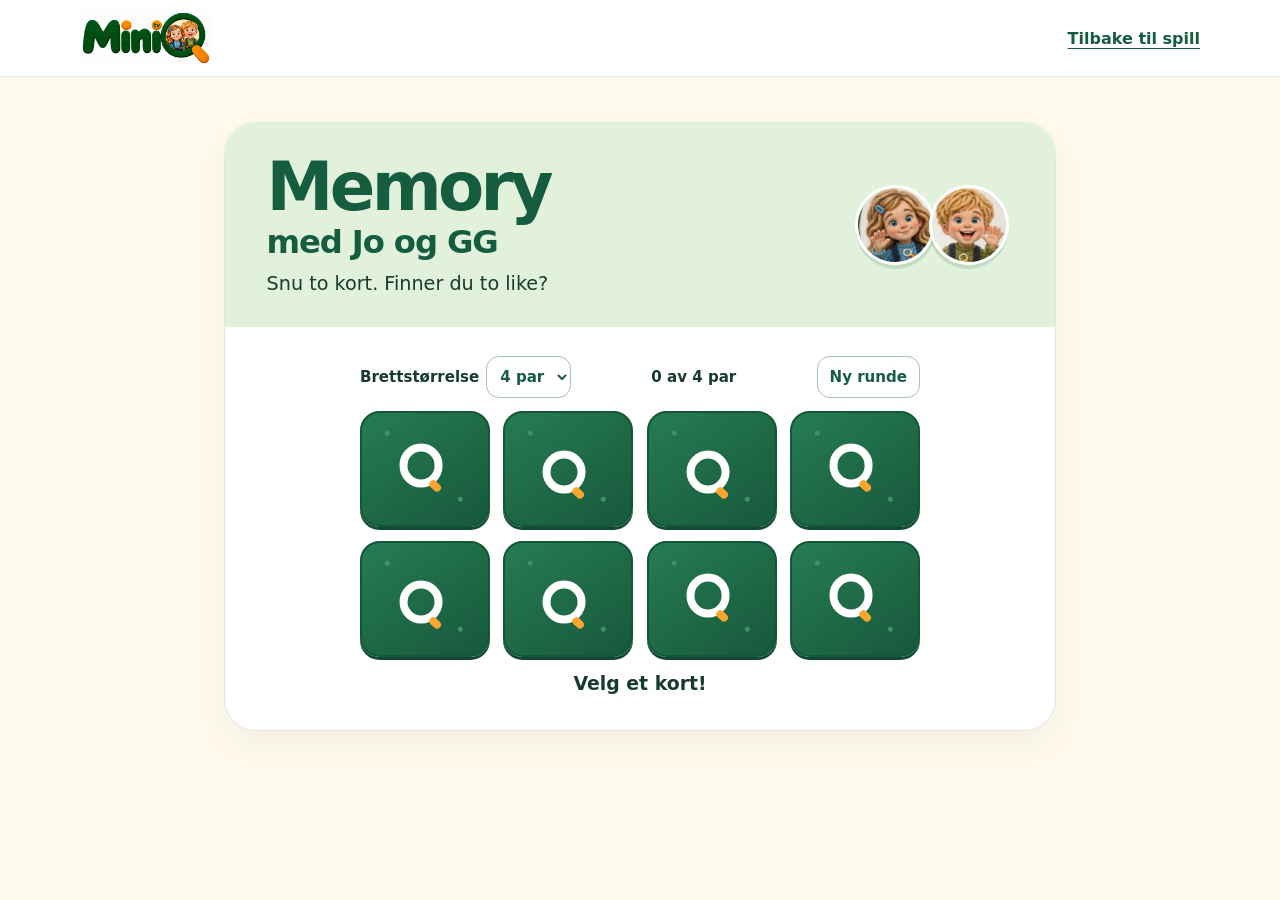
<file: memory.html>
<!doctype html>
<html lang="nb">
<head>
  <meta charset="utf-8">
  <meta name="viewport" content="width=device-width, initial-scale=1">
  <meta name="theme-color" content="#176946">
  <meta name="description" content="Snu kort og finn like par med Jo og GG i MiniQs memoryspill.">
  <title>MiniQ – Memory med Jo og GG</title>
  <link rel="stylesheet" href="memory.css">
  <link rel="stylesheet" href="feiring.css">
  <script src="feiring.js" defer></script>
  <script src="memory.js" defer></script>
</head>
<body>
  <header class="page-header">
    <a href="index.html" aria-label="MiniQ hjem"><img src="logo.png" alt="MiniQ" width="132" height="57"></a>
    <a class="back-link" href="spill.html">Tilbake til spill</a>
  </header>
  <main>
    <section class="game-shell" aria-labelledby="game-title">
      <div class="intro">
        <div>
          <h1 id="game-title">Memory <span>med Jo og GG</span></h1>
          <p>Snu to kort. Finner du to like?</p>
        </div>
        <div class="friends">
          <img src="memory-assets/jo.webp" alt="Jo" width="80" height="80">
          <img src="memory-assets/gg.webp" alt="GG" width="80" height="80">
        </div>
      </div>
      <div class="play-area">
        <div class="toolbar">
          <label class="size-label" for="deck-size">Brettstørrelse
            <select id="deck-size">
              <option value="4">4 par</option>
              <option value="6">6 par</option>
            </select>
          </label>
          <span class="score" id="memory-score">0 av 4 par</span>
          <button class="restart" id="restart" type="button">Ny runde</button>
        </div>
        <div class="victory memory-victory" id="victory" hidden>
          <span class="victory-badge" aria-hidden="true">⭐</span>
          <div class="victory-copy">
            <strong id="victory-title"></strong>
            <p>Jo og GG feirer med deg!</p>
          </div>
        </div>
        <div class="board" id="memory-board" role="group" aria-label="Memorykort"></div>
        <p class="message" id="memory-message" role="status" aria-atomic="true">Velg et kort!</p>
        <noscript><p>Slå på JavaScript i nettleseren for å spille.</p></noscript>
      </div>
    </section>
  </main>
</body>
</html>
</file>
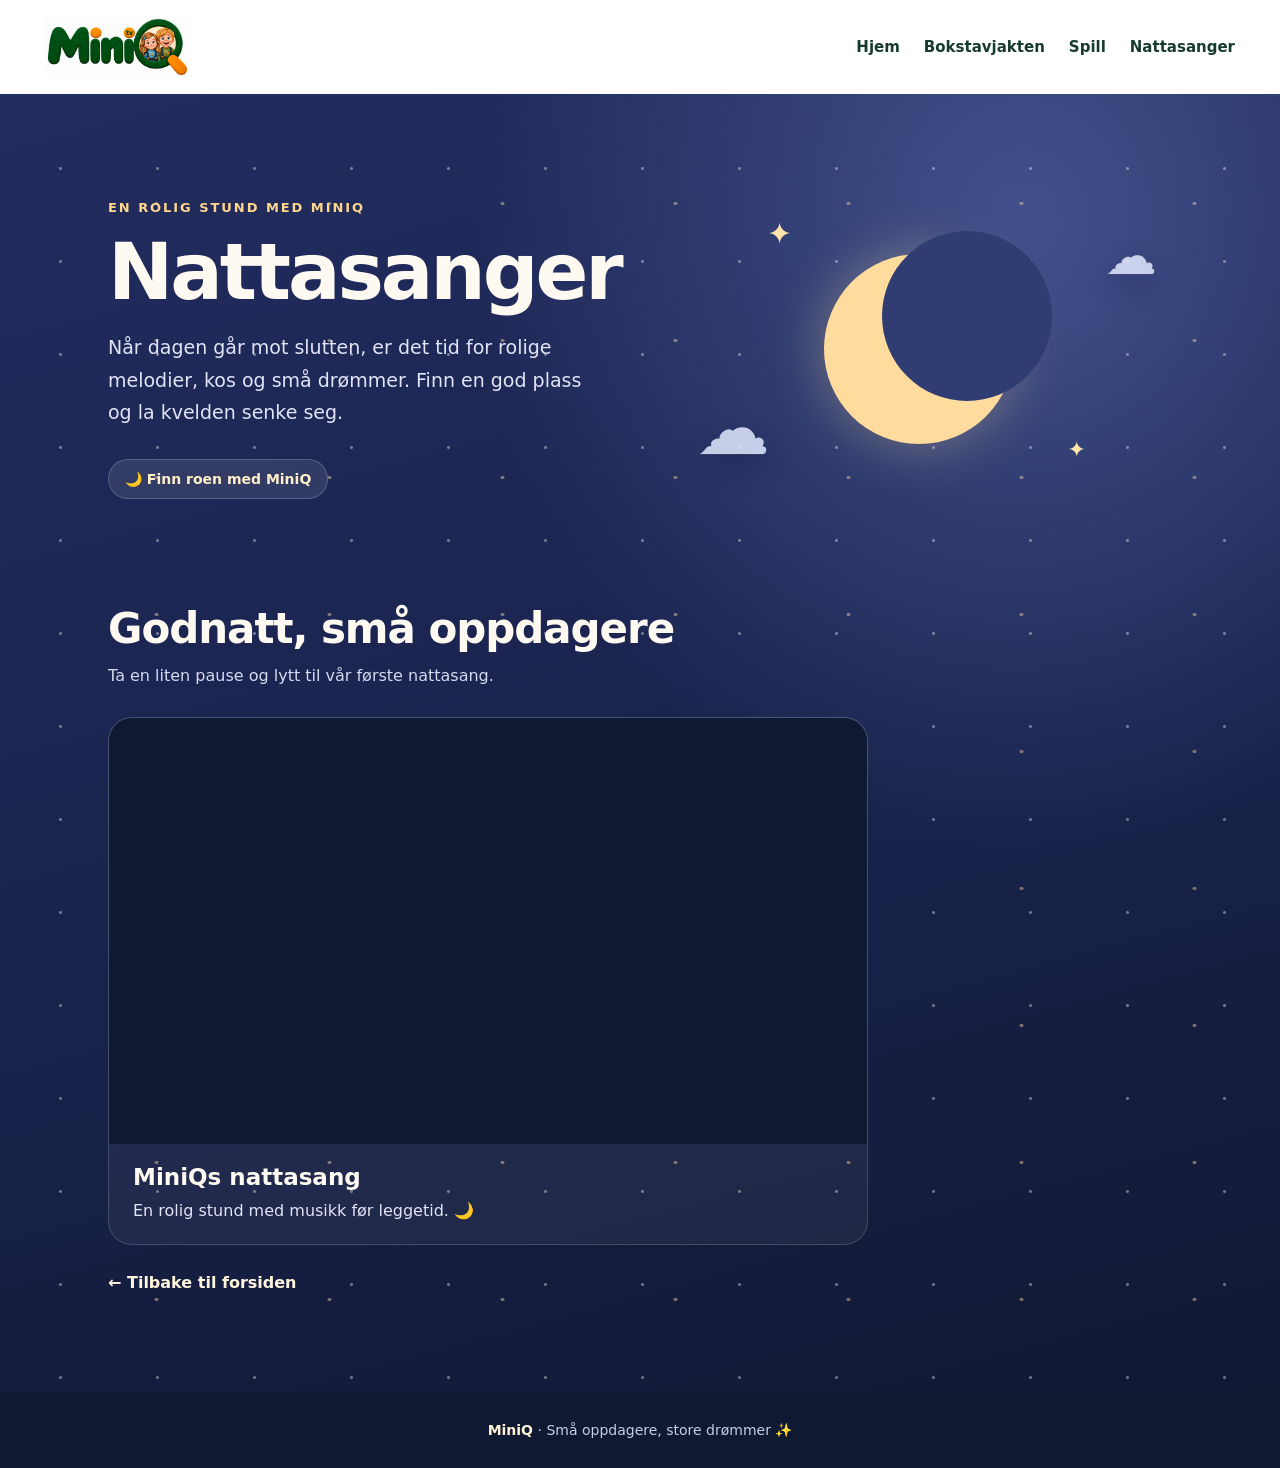
<file: nattasanger.html>
<!doctype html>
<html lang="nb">
<head>
<meta charset="utf-8"><meta name="viewport" content="width=device-width,initial-scale=1">
<meta name="theme-color" content="#161e4a"><meta name="description" content="Finn roen med MiniQs nattasanger og rolige melodier til leggetid.">
<title>Nattasanger – MiniQ</title>
<style>
*{box-sizing:border-box}body{margin:0;font-family:ui-rounded,'Trebuchet MS',system-ui,sans-serif;color:#fffaf1;background:#171f4a}a{color:inherit}header{background:#fff;display:flex;align-items:center;justify-content:space-between;gap:24px;padding:16px max(24px,calc((100% - 1190px)/2));color:#173c2e}header img{width:145px;display:block}nav{display:flex;align-items:center;gap:24px;font-size:15px;font-weight:700}nav a{text-decoration:none}nav a:hover,nav a:focus-visible{text-decoration:underline}main{overflow:hidden;background:radial-gradient(ellipse at 80% 10%,#42518c 0,transparent 38%),linear-gradient(165deg,#222d60,#182149 62%,#101932);position:relative}.sky{position:absolute;inset:0;pointer-events:none;background-image:radial-gradient(#fff9 1px,transparent 2px),radial-gradient(#ffdfa7aa 1.5px,transparent 2.5px);background-size:97px 93px,173px 137px;background-position:12px 28px,70px 41px;opacity:.65}.wrap{position:relative;max-width:1120px;margin:auto;padding:0 28px}.hero{min-height:490px;display:grid;grid-template-columns:1fr 1fr;align-items:center;gap:45px;padding-top:65px;padding-bottom:45px}.eyebrow{color:#ffd68c;font-size:13px;text-transform:uppercase;letter-spacing:.15em;font-weight:900}.hero h1{font-size:clamp(48px,7vw,78px);line-height:1.02;letter-spacing:-.04em;margin:18px 0}.hero p{font-size:19px;line-height:1.7;color:#e2e4f5;max-width:490px}.badge{display:inline-block;margin-top:12px;padding:11px 16px;border-radius:99px;color:#fff0c9;background:#ffffff18;border:1px solid #ffffff2e;font-size:14px;font-weight:700}.night-art{height:330px;position:relative;display:grid;place-items:center}.moon{width:190px;height:190px;border-radius:50%;background:#ffdc9d;box-shadow:0 0 55px #ffdf9e55;position:relative}.moon:after{content:'';position:absolute;border-radius:50%;background:#303d73;width:170px;height:170px;top:-23px;left:58px}.cloud{position:absolute;color:#e3e9ff;opacity:.85;font-size:74px;filter:drop-shadow(0 10px 15px #0a12395c)}.cloud.one{left:6%;bottom:43px}.cloud.two{right:3%;top:42px;font-size:52px}.twinkle{position:absolute;font-size:30px;color:#ffe5ac}.twinkle.one{left:20%;top:32px}.twinkle.two{right:17%;bottom:52px;font-size:22px}.songs{padding:20px 0 100px}.songs h2{font-size:clamp(29px,4vw,42px);margin:0 0 10px;letter-spacing:-.025em}.songs>p{color:#d6daef;line-height:1.6;margin:0 0 28px}.empty{border:1px solid #ffffff29;background:#ffffff0d;border-radius:28px;min-height:230px;padding:38px;display:flex;align-items:center;gap:25px}.icon{display:grid;place-items:center;flex:none;width:100px;height:100px;border-radius:26px;background:#ffffff12;font-size:46px}.empty h3{font-size:23px;margin:0 0 8px}.empty p{color:#e2e4f5;line-height:1.65;margin:0;max-width:570px}.back{display:inline-flex;margin-top:28px;color:#fff4dc;font-weight:700;text-decoration:none}.back:hover{text-decoration:underline}footer{text-align:center;padding:30px 20px;background:#101932;color:#c9cde4;font-size:14px}footer strong{color:#fff2d6}@media(max-width:700px){header{padding:14px 20px;flex-wrap:wrap;gap:15px}header img{width:120px}nav{width:100%;overflow:auto;white-space:nowrap;gap:18px;padding-bottom:4px;font-size:14px}.hero{grid-template-columns:1fr;gap:0;padding-top:48px}.hero p{font-size:17px}.night-art{height:240px}.moon{width:145px;height:145px}.moon:after{width:132px;height:132px;left:45px;top:-18px}.songs{padding-bottom:70px}.empty{padding:25px;align-items:flex-start;flex-direction:column}.icon{width:75px;height:75px;font-size:36px}}
.song-card{max-width:760px;background:#ffffff0d;border:1px solid #ffffff29;border-radius:24px;overflow:hidden}.video{aspect-ratio:16/9;background:#101932}.video iframe{width:100%;height:100%;border:0;display:block}.song-info{padding:20px 24px}.song-info h3{font-size:23px;margin:0 0 8px}.song-info p{color:#e2e4f5;line-height:1.6;margin:0}</style></head><body><header><a href="index.html" aria-label="MiniQ hjem"><img src="logo.png" alt="MiniQ med Jo og Gege"></a><nav aria-label="Hovedmeny"><a href="index.html">Hjem</a><a href="bokstavjakten.html">Bokstavjakten</a><a href="spill.html">Spill</a><a href="nattasanger.html" aria-current="page">Nattasanger</a></nav></header><main><div class="sky" aria-hidden="true"></div><div class="wrap"><section class="hero"><div><div class="eyebrow">En rolig stund med MiniQ</div><h1>Nattasanger</h1><p>Når dagen går mot slutten, er det tid for rolige melodier, kos og små drømmer. Finn en god plass og la kvelden senke seg.</p><span class="badge">🌙 Finn roen med MiniQ</span></div><div class="night-art" aria-hidden="true"><span class="twinkle one">✦</span><span class="moon"></span><span class="cloud one">☁</span><span class="cloud two">☁</span><span class="twinkle two">✦</span></div></section><section class="songs" aria-labelledby="songs-heading"><h2>Godnatt, små oppdagere</h2><p>Ta en liten pause og lytt til vår første nattasang.</p><article class="song-card"><div class="video"><iframe src="https://www.youtube-nocookie.com/embed/KYSYSeiHVig" title="MiniQs nattasang" loading="lazy" allow="accelerometer; autoplay; clipboard-write; encrypted-media; gyroscope; picture-in-picture; web-share" allowfullscreen></iframe></div><div class="song-info"><h3>MiniQs nattasang</h3><p>En rolig stund med musikk før leggetid. 🌙</p></div></article><a class="back" href="index.html">← Tilbake til forsiden</a></section></div></main><footer><strong>MiniQ</strong> · Små oppdagere, store drømmer ✨</footer></body></html>
</file>
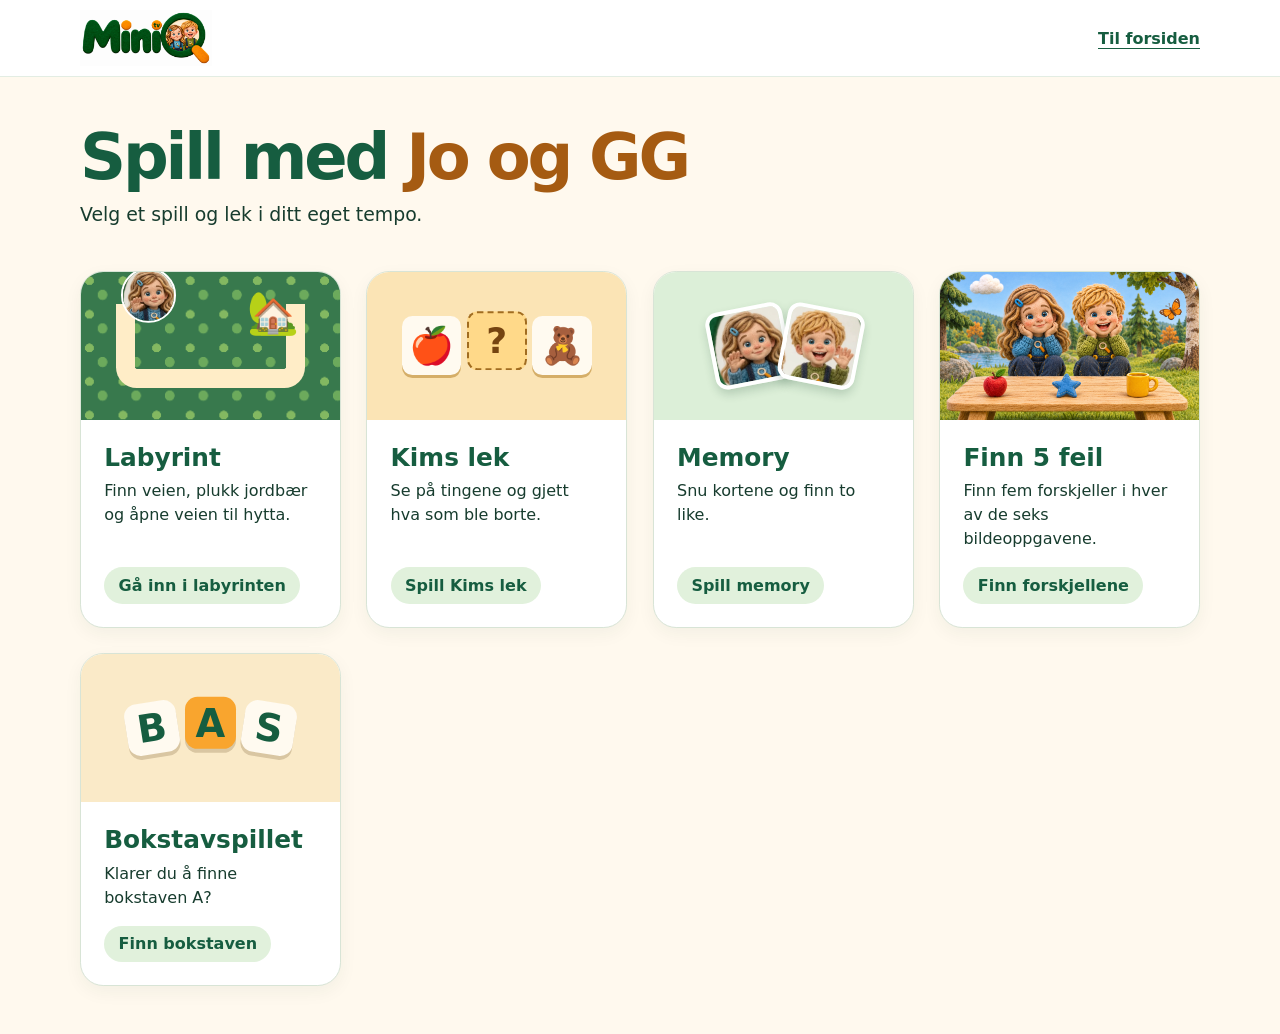
<file: spill.html>
<!doctype html>
<html lang="nb">
<head>
  <meta charset="utf-8">
  <meta name="viewport" content="width=device-width, initial-scale=1">
  <meta name="theme-color" content="#176946">
  <meta name="description" content="Spill Labyrint, Kims lek, Memory, Finn 5 feil og Bokstavspillet i MiniQ.">
  <title>Spill – MiniQ</title>
  <link rel="stylesheet" href="spill.css">
</head>
<body>
  <header class="page-header">
    <div class="header-inner">
      <a href="index.html" aria-label="MiniQ hjem"><img src="logo.png" alt="MiniQ" width="132" height="57"></a>
      <a class="back-link" href="index.html">Til forsiden</a>
    </div>
  </header>
  <main class="wrap">
    <div class="library-intro">
      <h1>Spill med <span>Jo og GG</span></h1>
      <p>Velg et spill og lek i ditt eget tempo.</p>
    </div>
    <div class="game-list">
      <a class="game-card" href="labyrint.html">
        <div class="preview maze-preview" aria-hidden="true">
          <span class="maze-preview-road"><img src="memory-assets/jo.webp" alt="" width="64" height="64"><span>🏡</span></span>
        </div>
        <div class="card-copy">
          <h2>Labyrint</h2>
          <p>Finn veien, plukk jordbær og åpne veien til hytta.</p>
          <span class="play-link">Gå inn i labyrinten</span>
        </div>
      </a>
      <a class="game-card" href="kims-lek.html">
        <div class="preview kim-preview" aria-hidden="true"><span>🍎</span><span>?</span><span>🧸</span></div>
        <div class="card-copy">
          <h2>Kims lek</h2>
          <p>Se på tingene og gjett hva som ble borte.</p>
          <span class="play-link">Spill Kims lek</span>
        </div>
      </a>
      <a class="game-card" href="memory.html">
        <div class="preview memory-preview" aria-hidden="true">
          <img src="memory-assets/jo.webp" alt="" width="136" height="136">
          <img src="memory-assets/gg.webp" alt="" width="136" height="136">
        </div>
        <div class="card-copy">
          <h2>Memory</h2>
          <p>Snu kortene og finn to like.</p>
          <span class="play-link">Spill memory</span>
        </div>
      </a>
      <a class="game-card" href="finn-5-feil.html">
        <div class="preview difference-preview" aria-hidden="true">
          <img src="finn-5-feil/skogstur-a.webp" alt="" width="1020" height="680">
        </div>
        <div class="card-copy">
          <h2>Finn 5 feil</h2>
          <p>Finn fem forskjeller i hver av de seks bildeoppgavene.</p>
          <span class="play-link">Finn forskjellene</span>
        </div>
      </a>
      <a class="game-card" href="index.html#bokstavspill">
        <div class="preview letter-preview" aria-hidden="true"><span>B</span><span>A</span><span>S</span></div>
        <div class="card-copy">
          <h2>Bokstavspillet</h2>
          <p>Klarer du å finne bokstaven A?</p>
          <span class="play-link">Finn bokstaven</span>
        </div>
      </a>
    </div>
  </main>
</body>
</html>
</file>
<file: spill.css>
:root {
  color-scheme: light;
  --green: #165d40;
  --dark: #173c2e;
  --cream: #fff9ee;
  --orange: #f9a52e;
  font-family: ui-rounded, "Trebuchet MS", system-ui, sans-serif;
  color: var(--dark);
  background: var(--cream);
}
* { box-sizing: border-box; }
body { margin: 0; }
:focus-visible { outline: 3px solid #075972; outline-offset: 4px; }
button { font: inherit; }
.page-header { background: #fff; border-bottom: 1px solid #e3ede3; }
.header-inner {
  max-width: 74rem;
  margin: auto;
  display: flex;
  justify-content: space-between;
  align-items: center;
  min-height: 76px;
  gap: 1rem;
  padding: .55rem clamp(1rem, 4vw, 2rem);
}
.header-inner img { display: block; width: clamp(100px, 23vw, 132px); height: auto; }
.back-link { color: var(--green); font-weight: 800; text-underline-offset: .23em; padding: .55rem 0; }
.wrap { max-width: 74rem; margin: auto; padding: clamp(1.2rem, 4vw, 3rem) clamp(.85rem, 4vw, 2rem) 3rem; }
h1 { font-size: clamp(2.2rem, 6vw, 4rem); line-height: 1.02; letter-spacing: -.05em; color: var(--green); margin: 0; }

.library-intro { margin: 0 0 clamp(1.4rem, 4vw, 2.6rem); }
.library-intro h1 span { color: #a55b12; }
.library-intro p, .game-intro p { margin: .6rem 0 0; line-height: 1.55; font-size: clamp(1rem, 2.5vw, 1.18rem); }
.game-list { display: grid; grid-template-columns: repeat(auto-fit, minmax(min(100%, 16rem), 1fr)); gap: clamp(.9rem, 3vw, 1.6rem); }
.game-card {
  display: flex;
  flex-direction: column;
  border-radius: 1.45rem;
  overflow: hidden;
  border: 1px solid #d8e4d6;
  text-decoration: none;
  color: inherit;
  background: #fff;
  box-shadow: 0 6px 18px #16432c0d;
}
.game-card:hover { border-color: #76a789; box-shadow: 0 6px 18px #16432c21; }
.preview { position: relative; display: flex; justify-content: center; align-items: center; aspect-ratio: 1.75; overflow: hidden; }
.memory-preview { background: #dcefd8; }
.memory-preview img {
  display: block;
  width: 30%;
  height: auto;
  aspect-ratio: 1;
  object-fit: cover;
  border-radius: 16%;
  border: 4px solid #fff;
  transform: translateX(5%) rotate(-11deg);
  box-shadow: 0 5px 10px #16432c31;
}
.memory-preview img + img { transform: translateX(-1%) rotate(11deg); }
.difference-preview { background: #e3efd9; }
.difference-preview img { width: 100%; height: 100%; object-fit: cover; object-position: center 43%; }
.maze-preview {
  background: radial-gradient(ellipse at 25% 26%, #83b861 0 12%, transparent 13%) 0 0 / 2.1rem 2.1rem,
              radial-gradient(ellipse at 64% 68%, #6caa5c 0 15%, transparent 17%) 0 0 / 2.1rem 2.1rem, #38794d;
}
.maze-preview-road {
  display: flex;
  align-items: end;
  justify-content: space-between;
  width: 73%;
  height: 57%;
  border: clamp(.65rem, 3vw, 1.2rem) solid #ffedc7;
  border-top: 0;
  border-radius: 0 0 1.3rem 1.3rem;
  font-size: clamp(1.4rem, 5vw, 2.6rem);
  line-height: 1;
}
.maze-preview-road img, .maze-preview-road > span { transform: translateY(-85%); }
.maze-preview-road img {
  width: clamp(2rem, 8vw, 3.4rem);
  height: auto;
  aspect-ratio: 1;
  border: 2px solid white;
  border-radius: 50%;
  object-fit: cover;
  margin-left: -.85rem;
}
.maze-preview-road > span { margin-right: -.8rem; }
.kim-preview { background: #fbe4b5; gap: .36rem; }
.kim-preview span {
  display: grid;
  place-items: center;
  width: 23%;
  aspect-ratio: 1;
  border-radius: .65rem;
  background: #fffaf0;
  box-shadow: 0 3px 0 #d5ae68;
  font-size: clamp(1.3rem, 4.5vw, 2.25rem);
}
.kim-preview span:nth-child(2) {
  border: 2px dashed #a16c20;
  box-shadow: none;
  background: #ffd989;
  color: #754411;
  font-weight: 900;
  transform: translateY(-8%);
}
.letter-preview { background: #faeac8; gap: .45rem; }
.letter-preview span {
  display: grid;
  place-items: center;
  width: 20%;
  aspect-ratio: 1;
  border-radius: .78rem;
  background: #fffaf0;
  color: var(--green);
  font-size: clamp(1.35rem, 5vw, 2.4rem);
  font-weight: 900;
  transform: rotate(-9deg);
  box-shadow: 0 4px 0 #d9c6a2;
}
.letter-preview span:nth-child(2) { background: var(--orange); transform: translateY(-10%); }
.letter-preview span:nth-child(3) { transform: rotate(9deg); }
.card-copy { display: flex; flex: 1; align-items: flex-start; flex-direction: column; padding: clamp(1rem, 3vw, 1.45rem); }
.card-copy h2 { margin: 0; color: var(--green); font-size: 1.55rem; }
.card-copy p { margin: .45rem 0 1rem; line-height: 1.5; }
.play-link {
  margin-top: auto;
  padding: .55rem .9rem;
  border-radius: 99px;
  background: #e1f1dc;
  color: var(--green);
  font-weight: 850;
}
.game-card:hover .play-link { background: var(--green); color: #fff; }

.difference-game {
  background: #fff;
  border: 1px solid #dfe9dc;
  border-radius: 1.6rem;
  overflow: hidden;
  box-shadow: 0 12px 35px #16432c0d;
}
.game-intro {
  display: flex;
  flex-wrap: wrap;
  align-items: center;
  justify-content: space-between;
  gap: .8rem 1.5rem;
  background: #e1f1dc;
  padding: clamp(.95rem, 3vw, 1.65rem);
}
.progress { display: flex; flex-wrap: wrap; align-items: center; justify-content: space-between; gap: .42rem 1rem; color: var(--green); }
.progress strong { font-variant-numeric: tabular-nums; }
.progress-dots { display: flex; gap: .29rem; }
.progress-dots i { width: .95rem; aspect-ratio: 1; border-radius: 50%; border: 2px solid #749d80; background: #fff; }
.progress-dots .filled { border-color: var(--green); background: var(--green); }
.picture-controls {
  display: flex;
  flex-wrap: wrap;
  align-items: center;
  gap: .42rem .6rem;
  padding: clamp(.65rem, 2.5vw, 1.25rem) clamp(.65rem, 3vw, 1.65rem) .35rem;
}
.game-button {
  min-height: 42px;
  padding: .35rem .75rem;
  color: var(--green);
  background: #fff;
  border: 1px solid #a8c4b0;
  border-radius: .78rem;
  font-weight: 800;
  cursor: pointer;
}
.game-button:hover:not(:disabled) { background: #eff7eb; }
.game-button:disabled { opacity: .55; cursor: default; }
#game-message { margin: 0; flex: 1 0 15ch; font-size: .98rem; line-height: 1.25; font-weight: 800; color: var(--green); }
.picture-pair {
  display: grid;
  grid-template-columns: repeat(2, minmax(0, 1fr));
  gap: clamp(.65rem, 2.5vw, 1.35rem);
  padding: .3rem clamp(.65rem, 3vw, 1.65rem) clamp(.65rem, 3vw, 1.65rem);
}
.picture-pair figure { margin: 0; }
.picture-pair figcaption { margin: 0 0 .28rem .2rem; font-size: .875rem; font-weight: 850; }
.scene { position: relative; border-radius: .9rem; user-select: none; background: #e1f1dc; cursor: crosshair; touch-action: manipulation; }
.scene img { display: block; width: 100%; height: auto; border-radius: inherit; }
.hotspot {
  position: absolute;
  display: grid;
  place-items: center;
  left: var(--x);
  top: var(--y);
  width: var(--w);
  height: var(--h);
  min-width: 36px;
  min-height: 36px;
  padding: 0;
  transform: translate(-50%, -50%);
  border: 0;
  outline-offset: 1px;
  border-radius: 50%;
  background: transparent;
  cursor: crosshair;
}
.hotspot.found { border: 3px solid white; box-shadow: 0 0 0 3px #176946, inset 0 0 0 2px #176946; cursor: default; }
.hotspot.hint { outline: 3px dashed #fff; box-shadow: 0 0 0 4px #a45a09; }
.hotspot span {
  display: none;
  position: absolute;
  right: -5px;
  top: -5px;
  width: 1.28rem;
  aspect-ratio: 1;
  border-radius: 50%;
  place-items: center;
  background: #176946;
  color: white;
  box-shadow: 0 0 0 1.5px #fff;
  font-size: .87rem;
  font-weight: 900;
}
.hotspot.found span { display: grid; }
@media (max-width: 670px) {
  .picture-pair { grid-template-columns: 1fr; }
  .difference-game { border-radius: 1.15rem; }
  .scene { border-radius: .6rem; }
}

.challenge-picker {
  padding: .75rem clamp(.65rem, 3vw, 1.65rem);
  border-bottom: 1px solid #e3ede3;
  background: #fbfdf9;
}
.challenge-summary {
  display: flex;
  flex-wrap: wrap;
  align-items: baseline;
  justify-content: space-between;
  gap: .2rem .65rem;
  margin-bottom: .48rem;
}
.challenge-summary h2 { font-size: 1rem; margin: 0; color: var(--green); }
#challenge-progress { font-size: .875rem; font-weight: 750; color: var(--green); }
.challenge-options { display: grid; grid-template-columns: repeat(6, minmax(0, 1fr)); gap: .42rem; }
.challenge-option { text-align: center; padding-inline: .32rem; font-size: .94rem; }
.challenge-option[aria-pressed="true"] { color: #fff; background: var(--green); border-color: var(--green); }
.challenge-option[aria-pressed="true"]:hover { background: #104b33; }
.challenge-option[data-complete]::after { content: " ✓"; font-weight: 900; }
#challenge-title { margin: 0 .25rem 0 0; font-size: 1.15rem; color: var(--green); }
.victory { margin: .35rem clamp(.65rem, 3vw, 1.65rem) .45rem; }
.next-challenge { background: #f9a52e; color: #332210; border-color: #b86f17; }
.next-challenge:hover:not(:disabled) { background: #ffb952; }

@media (max-width: 780px) { .challenge-options { grid-template-columns: repeat(3, minmax(0, 1fr)); } }
@media (max-width: 365px) { .challenge-options { grid-template-columns: repeat(2, minmax(0, 1fr)); } }
#game-message.visually-hidden {
  position: absolute;
  width: 1px;
  height: 1px;
  overflow: hidden;
  clip-path: inset(50%);
  white-space: nowrap;
}
.scene[data-loading] { cursor: default; }
.scene[data-loading] img { opacity: .4; }
.scene[data-loading] .hotspot { visibility: hidden; }
</file>
<file: feiring.css>
.victory:not([hidden]) {
  display: flex;
  flex-wrap: wrap;
  align-items: center;
  gap: .65rem 1rem;
  padding: .75rem clamp(.65rem, 3vw, 1.1rem);
  border: 2px solid #e4a94a;
  border-radius: 1rem;
  background: #fff0c8;
  color: #54340e;
}
.victory.victory-finale {
  background: linear-gradient(115deg, #ffecad, #fff9df 55%, #e6f4db);
  border-color: #dc9332;
}
.victory-badge {
  display: grid;
  flex: 0 0 auto;
  place-items: center;
  width: clamp(2.5rem, 7vw, 3.35rem);
  aspect-ratio: 1;
  border-radius: 50%;
  background: #fff9e8;
  border: 2px solid #e4a94a;
  box-shadow: 0 2px 0 #d79533;
  font-size: clamp(1.15rem, 4.4vw, 1.8rem);
}
.victory-copy { flex: 1 1 10rem; }
.victory-copy strong { display: block; font-size: clamp(1.08rem, 3.7vw, 1.5rem); line-height: 1.18; }
.victory-copy p { margin: .22rem 0 0; }
.memory-victory { max-width: 35rem; margin: 0 auto .85rem; }
.memory-message-complete {
  position: absolute;
  width: 1px;
  height: 1px;
  overflow: hidden;
  clip-path: inset(50%);
  white-space: nowrap;
}

.celebration-layer {
  position: fixed;
  inset: 0;
  z-index: 5;
  pointer-events: none;
  overflow: hidden;
}
.celebration-particle {
  position: absolute;
  left: var(--x);
  top: var(--y);
  width: var(--size);
  height: calc(var(--size) * 1.35);
  border-radius: 2px;
  background: var(--color);
  animation: celebration-flight var(--duration) ease-out var(--delay) both;
}
.celebration-star {
  background: transparent;
  color: var(--color);
  font: 900 var(--size)/1 system-ui, sans-serif;
  text-shadow: 0 1px 1px #69401b80;
}
@keyframes celebration-flight {
  0% { opacity: 0; transform: scale(.5); }
  10% { opacity: 1; }
  34% { transform: translate(calc(var(--drift) * .62), var(--rise)) rotate(calc(var(--spin) * .34)); }
  74% { opacity: 1; }
  100% { opacity: 0; transform: translate(var(--drift), var(--end)) rotate(var(--spin)); }
}
@media (prefers-reduced-motion: reduce) {
  .celebration-layer { display: none; }
}
</file>
<file: kims-lek.css>
.kim-wrap { max-width: 60rem; }
.kim-wrap .game-intro { gap: .65rem 1rem; }
.kim-friends { display: flex; padding: .2rem .25rem; }
.kim-friends img {
  width: clamp(2.5rem, 11vw, 4rem);
  height: auto;
  aspect-ratio: 1;
  object-fit: cover;
  border: 3px solid white;
  border-radius: .75rem;
  transform: rotate(-8deg);
  box-shadow: 0 3px 8px #173c2e20;
}
.kim-friends img + img { margin-left: -.25rem; transform: rotate(8deg); }
.kim-game { padding: clamp(.9rem, 3.5vw, 1.65rem); }
.kim-top { display: flex; flex-wrap: wrap; justify-content: space-between; align-items: center; gap: .25rem 1rem; }
#kim-round { color: var(--green); font-weight: 850; }
.kim-stars { display: flex; gap: .22rem; font-size: 1.45rem; color: #896747; line-height: 1; }
.kim-stars .earned { color: #9a530d; }
#kim-prompt { margin: .85rem 0 .65rem; font-size: clamp(1.3rem, 4.5vw, 1.8rem); color: var(--green); }
.kim-tray {
  list-style: none;
  display: flex;
  justify-content: center;
  gap: clamp(.25rem, 1.7vw, .85rem);
  margin: 0;
  padding: clamp(.45rem, 2vw, 1rem);
  border: 1px solid #ecd29b;
  border-radius: 1rem;
  background: #fff1d1;
}
.kim-tile {
  display: grid;
  flex: 0 1 7.3rem;
  min-width: 0;
  aspect-ratio: 1;
  place-items: center;
  border-radius: clamp(.45rem, 2vw, .9rem);
  border: 2px solid #efdfbc;
  background: #fffdf6;
  box-shadow: 0 2px 0 #e4cb94;
  font-size: clamp(1.35rem, 5.9vw, 3.3rem);
  line-height: 1;
  user-select: none;
}
.kim-tile.missing { border: 2px dashed #b98945; background: #ffe7ad; box-shadow: none; color: #835214; font-weight: 900; }
.kim-tile.found { border-color: #79aa7d; background: #e7f5df; box-shadow: 0 2px 0 #79aa7d; }
.kim-choices:not([hidden]) {
  display: grid;
  grid-template-columns: repeat(auto-fit, minmax(min(100%, 5.25rem), 1fr));
  gap: .5rem;
  max-width: 40rem;
  margin: 1rem auto .1rem;
}
.kim-choice {
  display: flex;
  flex-direction: column;
  align-items: center;
  justify-content: center;
  gap: .27rem;
  min-height: 4.65rem;
  padding-inline: .25rem;
  overflow-wrap: anywhere;
  touch-action: manipulation;
}
.kim-choice span:first-child { font-size: clamp(1.45rem, 5vw, 2.2rem); line-height: 1.18; }
.kim-choice[aria-disabled="true"] { cursor: default; }
.kim-choice.missed { background: #f3f2ec; color: #665e4d; border-color: #d3cbbd; }
.kim-choice.selected { background: #e1f1dc; border-color: #39764e; }
.kim-feedback { margin: .6rem 0 0; color: var(--green); font-weight: 800; }
.kim-feedback:empty { margin: 0; }
.kim-action { margin-top: .75rem; background: #f9a52e; color: #332210; border-color: #b86f17; min-height: 47px; touch-action: manipulation; }
.kim-action:hover:not(:disabled) { background: #ffb952; }
.kim-victory { margin: .85rem 0 0; }

.kim-object-label {
  position: absolute;
  width: 1px;
  height: 1px;
  overflow: hidden;
  clip-path: inset(50%);
  white-space: nowrap;
}
</file>
<file: labyrint.css>
.maze-wrap { max-width: 62rem; }
.maze-wrap h1 { font-size: clamp(2rem, 5.8vw, 3.5rem); }
#maze-total { color: var(--green); font-size: .95rem; }
.maze-game { padding: clamp(.8rem, 3vw, 1.55rem); }
.maze-levels { display: grid; grid-template-columns: repeat(3, minmax(0, 1fr)); gap: .4rem; margin-bottom: .95rem; }
.maze-levels button { min-width: 0; padding-inline: .25rem; line-height: 1.2; }
.maze-levels button[aria-pressed="true"] { background: var(--green); color: white; border-color: var(--green); }
.maze-levels button[data-complete]::after { content: " ✓"; }
.maze-layout { display: grid; grid-template-columns: minmax(0, 1.45fr) minmax(12rem, 1fr); align-items: start; gap: clamp(.85rem, 4vw, 2rem); }
.maze-board {
  display: grid;
  grid-template-columns: repeat(var(--columns), minmax(0, 1fr));
  border: 4px solid #26714b;
  border-radius: 1rem;
  overflow: hidden;
  background: #ffedc7;
  touch-action: manipulation;
  user-select: none;
}
.maze-cell { display: grid; place-items: center; position: relative; min-width: 0; aspect-ratio: 1; }
.maze-cell.wall {
  background: radial-gradient(ellipse at 24% 27%, #83b861 0 11%, transparent 13%),
              radial-gradient(ellipse at 76% 70%, #4f9658 0 19%, transparent 21%),
              radial-gradient(ellipse at 70% 30%, #6caa5c 0 13%, transparent 15%), #38794d;
}
.maze-cell.street { background: #ffedc7; box-shadow: inset 0 0 0 1px #edd7a8; cursor: pointer; }
.maze-cell.start { background: #e2efbe; }
.maze-cell.goal { background: #ffe198; }
.maze-cell.gate { background: #e1c49b; }
.maze-cell.trail { background: #f8e2b1; }
.maze-cell.trail::before { content: ""; position: absolute; width: 14%; aspect-ratio: 1; border-radius: 50%; background: #bf884b; }
.maze-symbol { position: relative; font-size: clamp(1rem, 4.7vw, 2.15rem); line-height: 1; }
.maze-avatar {
  position: absolute;
  inset: 4%;
  width: 92%;
  height: 92%;
  object-fit: cover;
  border: 2px solid #fff;
  border-radius: 50%;
  box-shadow: 0 0 0 2px #1d6241;
}
.maze-side { display: grid; align-content: start; gap: .6rem; }
.maze-side h2 { margin: 0; color: var(--green); font-size: clamp(1.3rem, 4.5vw, 1.8rem); }
.maze-side p { margin: .35rem 0 0; line-height: 1.35; }
.maze-items { color: var(--green); font-weight: 850; }
.maze-feedback { min-height: 2.7em; color: var(--green); font-weight: 800; }
.maze-pad {
  display: grid;
  width: max-content;
  grid-template: repeat(2, 3.25rem) / repeat(3, 3.25rem);
  gap: .28rem;
  grid-template-areas: ". up ." "left down right";
  touch-action: manipulation;
}
.maze-pad button { padding: 0; font-size: 1.6rem; line-height: 1; background: #e5f2da; }
.maze-pad button:hover:not(:disabled) { background: #cde9c5; }
.maze-up { grid-area: up; }
.maze-left { grid-area: left; }
.maze-down { grid-area: down; }
.maze-right { grid-area: right; }
.maze-help { font-size: .9rem; }
.maze-reset { margin-top: .55rem; }
#maze-victory { margin: 1rem 0 0; }
.maze-visually-hidden {
  position: absolute;
  width: 1px;
  height: 1px;
  overflow: hidden;
  clip-path: inset(50%);
  white-space: nowrap;
}
@media (max-width: 620px) {
  .maze-layout { display: flex; flex-direction: column; gap: .55rem; }
  .maze-board { width: min(100%, 23rem); order: 1; align-self: center; }
  .maze-side { display: contents; }
  .maze-side > :last-child { order: 2; width: 100%; }
  .maze-pad { margin-inline: auto; }
  .maze-feedback { min-height: 1.35em; }
}
</file>
<file: memory.css>
:root {
  color-scheme: light;
  --green: #165d40;
  --dark: #173c2e;
  --orange: #f9a52e;
  --cream: #fff9ee;
  font-family: ui-rounded, "Trebuchet MS", system-ui, sans-serif;
  color: var(--dark);
  background: var(--cream);
}
* { box-sizing: border-box; }
body { margin: 0; }
button, select { font: inherit; }
button, select { cursor: pointer; }
:focus-visible { outline: 3px solid #075972; outline-offset: 4px; }

.page-header {
  display: flex;
  justify-content: space-between;
  align-items: center;
  gap: 1rem;
  min-height: 77px;
  padding: .55rem max(1rem, calc((100% - 70rem) / 2));
  background: #fff;
  border-bottom: 1px solid #e3ede3;
}
.page-header img { display: block; width: clamp(100px, 23vw, 132px); height: auto; }
.back-link { color: var(--green); font-weight: 800; text-underline-offset: .23em; padding: .6rem 0; }

main { padding: clamp(1rem, 4vw, 2.8rem) 1rem; }
.game-shell {
  max-width: 52rem;
  margin: auto;
  border-radius: 2rem;
  overflow: hidden;
  border: 1px solid #dfe9dc;
  background: #fff;
  box-shadow: 0 14px 36px #16432c0e;
}
.intro {
  display: flex;
  align-items: center;
  justify-content: space-between;
  gap: 1rem;
  background: #e1f1dc;
  padding: clamp(1.1rem, 4vw, 2rem) clamp(1rem, 5vw, 2.6rem);
}
.intro h1 {
  margin: 0;
  letter-spacing: -.055em;
  font-size: clamp(2.35rem, 7vw, 4.2rem);
  line-height: .98;
  color: var(--green);
}
.intro h1 span { display: block; margin-top: .38rem; font-size: .48em; letter-spacing: -.035em; }
.intro p { margin: .85rem 0 0; font-size: clamp(1rem, 2.5vw, 1.2rem); }
.friends { display: flex; padding: 0 .3rem; align-items: center; }
.friends img {
  border-radius: 50%;
  width: clamp(3rem, 10vw, 5rem);
  height: auto;
  border: 3px solid #fff;
  background: #fff9ee;
  box-shadow: 0 4px 0 #165d4026;
  transform: rotate(-9deg);
}
.friends img + img { margin-left: -.42rem; transform: rotate(9deg); }

.play-area { padding: clamp(.75rem, 4vw, 1.8rem) clamp(.65rem, 5vw, 2.6rem); }
.toolbar, .board { max-width: 35rem; margin: auto; }
.toolbar {
  display: flex;
  flex-wrap: wrap;
  justify-content: space-between;
  align-items: center;
  gap: .5rem .65rem;
  margin-bottom: .85rem;
  font-weight: 800;
  font-size: .94rem;
}
.size-label { display: flex; gap: .45rem; align-items: center; }
.size-label select, .restart {
  color: var(--green);
  background: #fff;
  border: 1px solid #a8c4b0;
  border-radius: .8rem;
  min-height: 42px;
  padding: .3rem .55rem;
}
.restart { padding-inline: .75rem; }
.restart:hover, .size-label select:hover { background: #eff7eb; }
.score { font-variant-numeric: tabular-nums; }

.board { display: grid; grid-template-columns: repeat(4, minmax(0, 1fr)); gap: clamp(.4rem, 1.8vw, .85rem); }
.card {
  container-type: inline-size;
  position: relative;
  display: grid;
  place-items: center;
  aspect-ratio: 1.12;
  width: 100%;
  padding: 0;
  overflow: hidden;
  border: 2px solid #135638;
  border-radius: clamp(.65rem, 2.75vw, 1.22rem);
  color: #fff;
  background: radial-gradient(circle at 20% 18%, #449169 0 2px, transparent 3px),
              radial-gradient(circle at 78% 77%, #449169 0 2px, transparent 3px),
              linear-gradient(145deg, #267c52, #17583d);
  box-shadow: 0 3px 0 #104a32;
  touch-action: manipulation;
}
.card:not(.is-open):hover { filter: brightness(1.12); }
.card.is-open { background: var(--face); border-color: #c4d4c6; box-shadow: 0 3px 0 #c4d4c6; }
.card.is-match { border-color: #277449; box-shadow: 0 3px 0 #277449; cursor: default; }
.card.is-match::after {
  content: "✓";
  position: absolute;
  top: 4px;
  right: 4px;
  display: grid;
  place-items: center;
  width: clamp(.9rem, 22cqw, 1.4rem);
  aspect-ratio: 1;
  border-radius: 50%;
  background: #176946;
  color: #fff;
  font-size: clamp(.65rem, 14cqw, 1rem);
  font-weight: 900;
}
.card-back, .card-front { grid-area: 1 / 1; display: grid; place-items: center; }
.card-back { width: 66%; height: 78%; }
.card-front { visibility: hidden; width: 100%; height: 100%; }
.is-open .card-back { visibility: hidden; }
.is-open .card-front { visibility: visible; animation: reveal .22s ease-out; }
.card-front img { width: 100%; height: 100%; object-fit: cover; object-position: center 42%; }
.shape { display: block; position: relative; }
.lens {
  width: 52%;
  aspect-ratio: 1;
  border: clamp(3px, 7cqw, 8px) solid currentColor;
  border-radius: 50%;
  transform: translate(-8%, -8%);
}
.lens::after {
  content: "";
  position: absolute;
  width: 49%;
  height: 28%;
  border-radius: 1rem;
  background: var(--orange);
  top: 94%;
  left: 84%;
  transform: rotate(43deg);
  transform-origin: left center;
}
.shape.circle, .shape.triangle, .shape.star, .shape.square { width: 58%; aspect-ratio: 1; }
.circle {
  border-radius: 50%;
  background: radial-gradient(circle at 34% 28%, #ffc258, #f3961d 64%, #cf6914);
  box-shadow: inset 0 -3px 4px #913c243d;
}
.triangle {
  background: linear-gradient(145deg, #36966a, #165d40);
  clip-path: polygon(50% 2%, 98% 93%, 2% 93%);
}
.star {
  background: linear-gradient(155deg, #7bc0e9, #2574ad);
  clip-path: polygon(50% 0, 64% 33%, 100% 37%, 73% 61%, 81% 97%, 50% 78%, 19% 97%, 27% 61%, 0 37%, 36% 33%);
}
.square {
  border-radius: 17%;
  background: linear-gradient(145deg, #ad86ce, #784fa3);
  transform: rotate(-10deg) scale(.83);
  box-shadow: inset 0 -3px 4px #46256d53;
}
.message {
  margin: .95rem auto 0;
  min-height: 1.55em;
  text-align: center;
  font-size: clamp(1rem, 3vw, 1.18rem);
  font-weight: 850;
}
@keyframes reveal { from { opacity: .45; transform: scale(.91); } }
@media (prefers-reduced-motion: reduce) { .is-open .card-front { animation: none; } }
@media (max-width: 395px) {
  .size-label { flex-basis: 100%; justify-content: space-between; }
  .score { margin-left: .15rem; }
}
</file>
